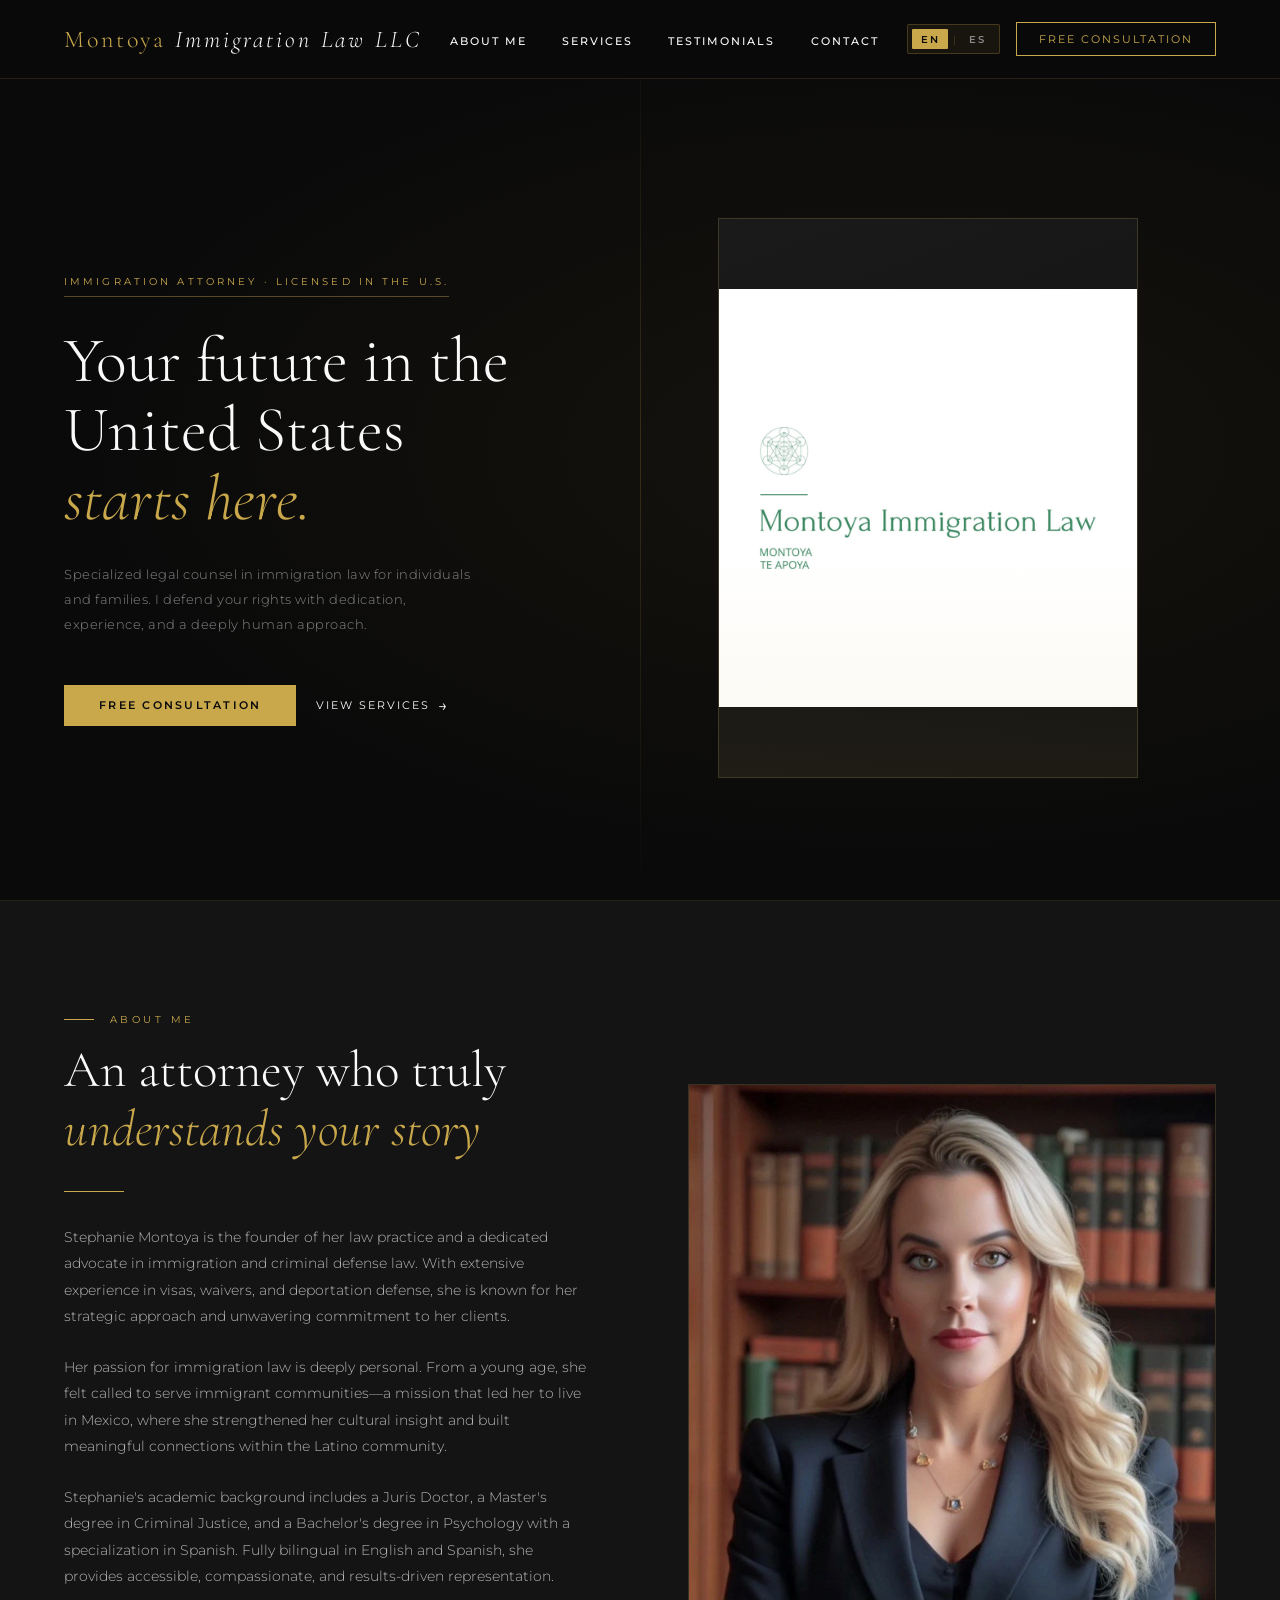
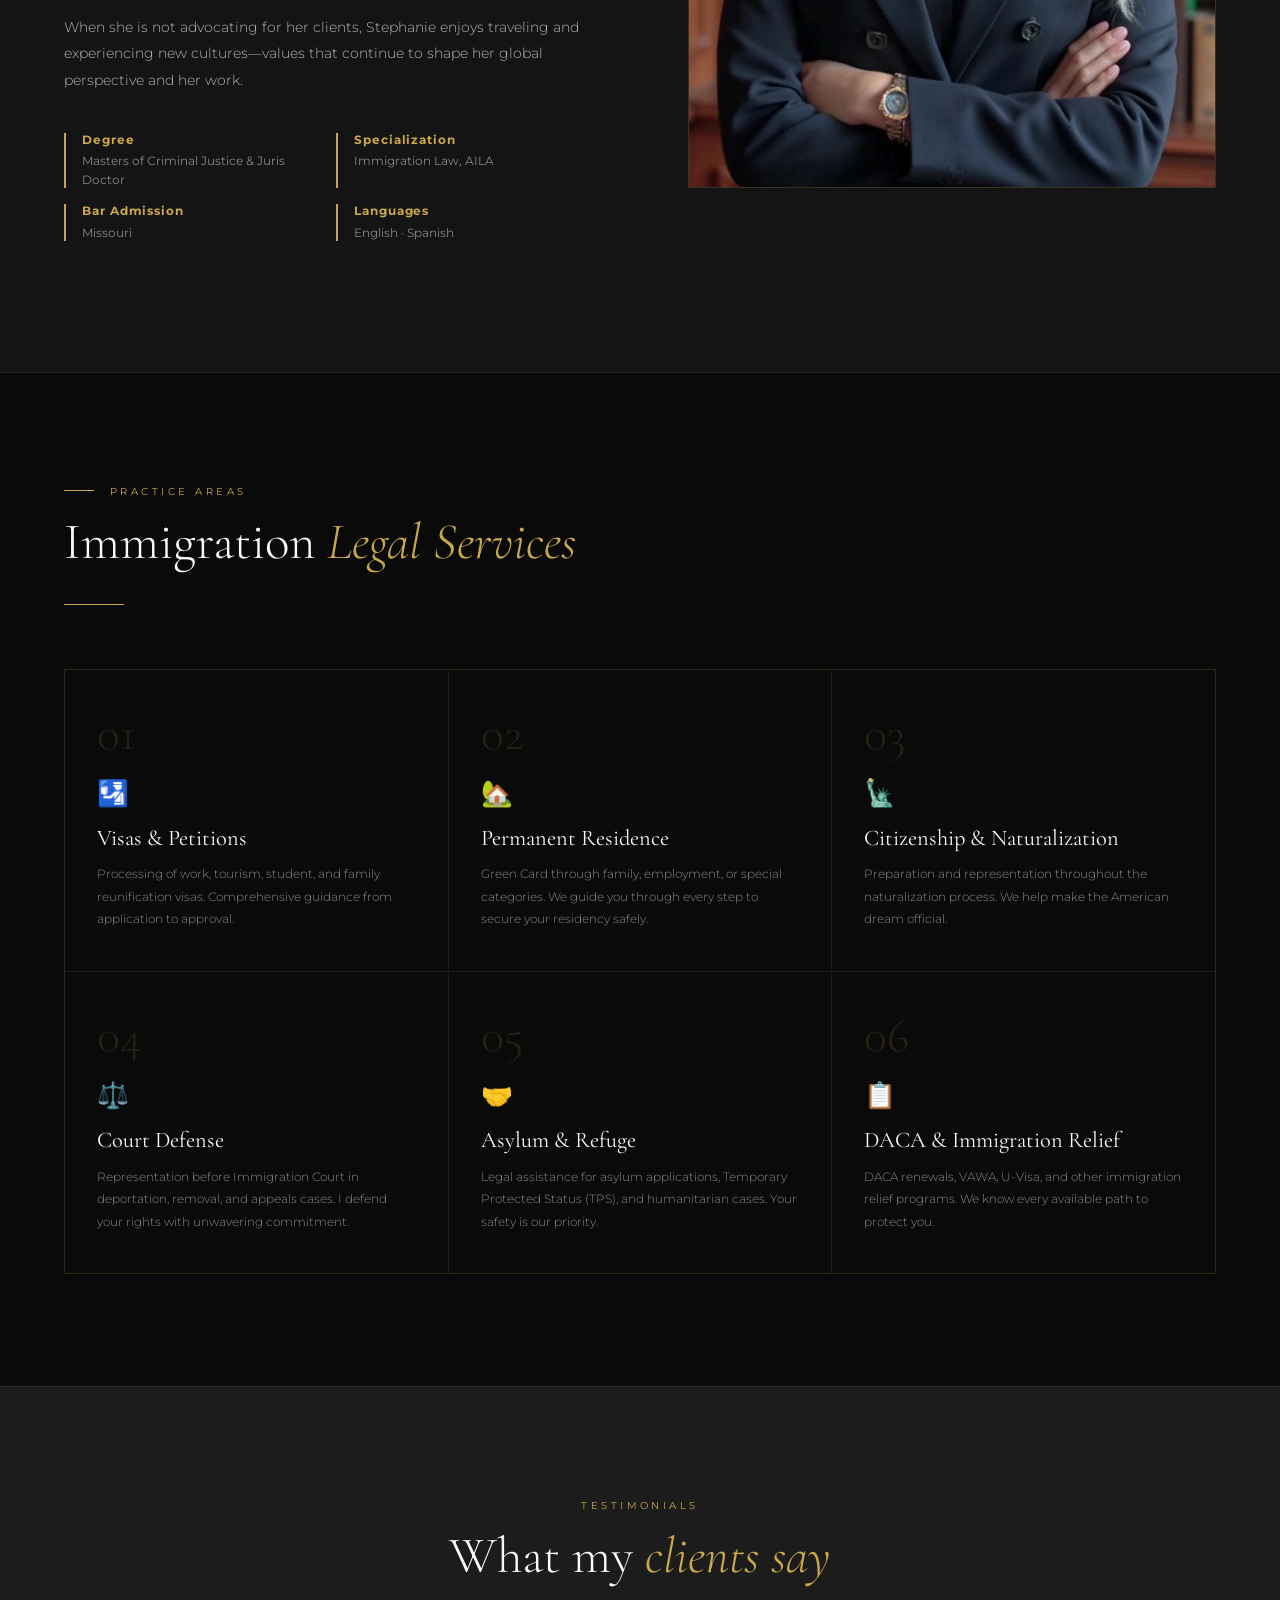
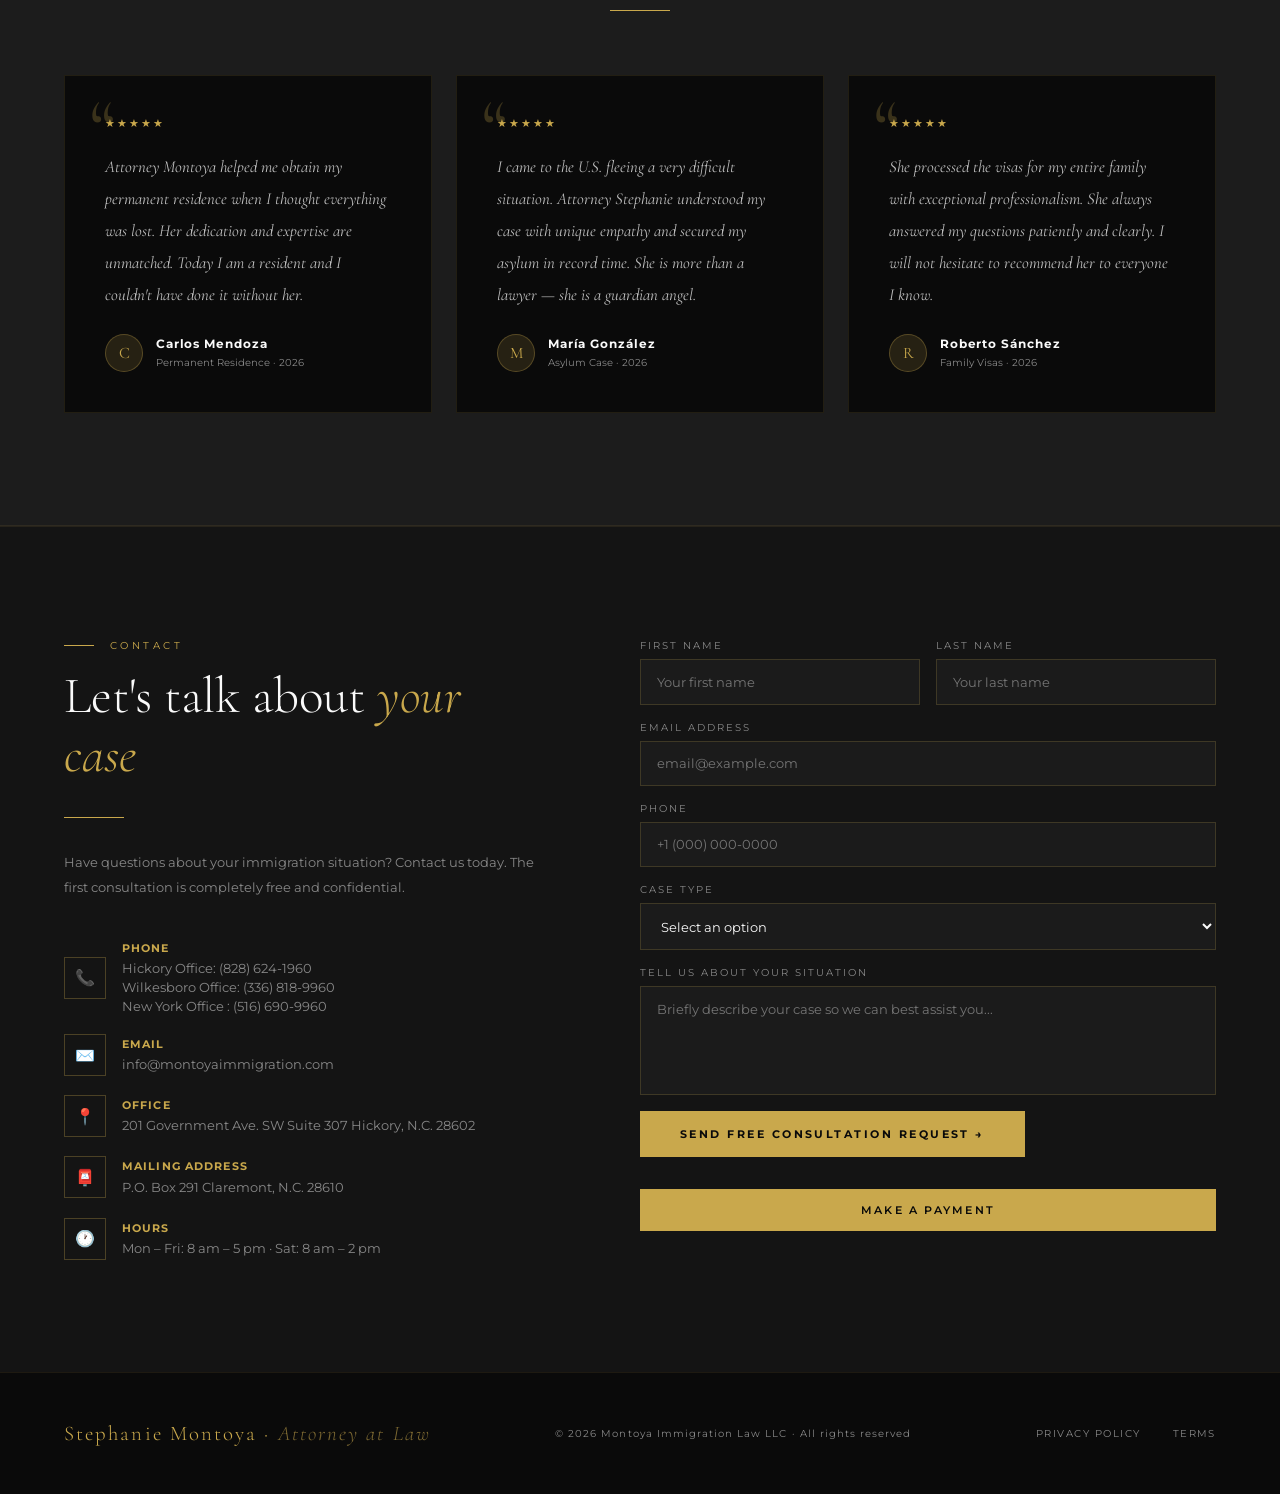
<file: index.html>
<!doctype html>
<html lang="en">
  <head>
    <meta charset="UTF-8" />
    <meta name="viewport" content="width=device-width, initial-scale=1.0"/>
    <title>Stephanie Montoya | Immigration Attorney</title>
    <link
      href="https://fonts.googleapis.com/css2?family=Cormorant+Garamond:ital,wght@0,300;0,400;0,600;1,300;1,400&family=Montserrat:wght@300;400;500;600&display=swap"
      rel="stylesheet"
    />
    <link rel="stylesheet" href="css/styles.css" />
  </head>
  <body>
    <!-- ── NAV ── -->
    <nav>
      <a href="index.html" class="nav-logo">Montoya <span>Immigration Law LLC</span></a>
      <ul class="nav-links">
        <li>
          <a href="#sobre-mi" data-en="About Me" data-es="Sobre mí">About Me</a>
        </li>
        <li>
          <a href="#servicios" data-en="Services" data-es="Servicios">Services</a>
        </li>
        <li>
          <a href="#testimonios" data-en="Testimonials" data-es="Testimonios">Testimonials</a>
        </li>
        <li>
          <a href="#contacto" data-en="Contact" data-es="Contacto">Contact</a>
        </li>
      </ul>
      <div class="nav-right">
        <div class="lang-toggle">
          <button class="lang-btn active" id="btn-en" onclick="setLang('en')">
            EN
          </button>
          <span class="lang-sep">|</span>
          <button class="lang-btn" id="btn-es" onclick="setLang('es')">
            ES
          </button>
        </div>
        <a
          href="#contacto"
          class="nav-cta"
          data-en="Free Consultation"
          data-es="Consulta gratis">Free Consultation</a>
      </div>
    </nav>

    <!-- ── HERO ── -->
    <section id="hero">
      <div class="hero-bg"></div>
      <div class="hero-line"></div>
      <div class="hero-content fade-in">
        <span
          class="hero-label"
          data-en="Immigration Attorney · Licensed in the U.S."
          data-es="Abogada de Inmigración · Licenciada en EE.UU.">
          Immigration Attorney · Licensed in the U.S.
        </span>
        <h1 class="hero-title">
          <span
            data-en="Your future in the<br>United States"
            data-es="Tu futuro en<br>Estados Unidos"
            >Your future in the<br />United States</span>
            <br />
          <em data-en="starts here." data-es="comienza aquí.">starts here.</em>
        </h1>
        <p
          class="hero-subtitle"
          data-en="Specialized legal counsel in immigration law for individuals and families. I defend your rights with dedication, experience, and a deeply human approach."
          data-es="Asesoría legal especializada en inmigración para individuos y familias. Defiendo tus derechos con dedicación, experiencia y un trato profundamente humano.">
          Specialized legal counsel in immigration law for individuals and
          families. I defend your rights with dedication, experience, and a
          deeply human approach.
        </p>
        <div class="hero-actions">
          <a href="#contacto" class="btn-primary" data-en="Free Consultation" data-es="Consulta gratuita">Free Consultation</a>
          <a href="#servicios" class="btn-secondary" data-en="View Services" data-es="Ver servicios">View Services</a>
        </div>
      </div>

      <div class="hero-visual fade-in">
        <div class="hero-portrait">
          <div class="hero-portrait-placeholder">
            <img src="img/Logo MILLLC.jpeg" alt="Montoya Immigration Law LLC" style="width: 100%; height: 100%; object-fit: contain;"/>
          </div>
        </div>
      </div>
    </section>

    <!-- ── ABOUT PREVIEW ── -->
    <section id="sobre-mi">
      <div class="sobre-text fade-in">
        <span class="section-label" data-en="About Me" data-es="Sobre mí"
          >About Me</span
        >
        <h2 class="section-title">
          <span data-en="An attorney who truly " data-es="Una abogada que "
            >An attorney who truly
          </span>
          <em data-en="understands your story" data-es="entiende tu historia"
            >understands your story</em
          >
        </h2>
        <div class="gold-divider"></div>
        <p
          data-en="Stephanie Montoya is the founder of her law practice and a dedicated advocate in immigration and criminal defense law. With extensive experience in visas, waivers, and deportation defense, she is known for her strategic approach and unwavering commitment to her clients."
          data-es="Stephanie Montoya es la fundadora de su propio despacho legal y una abogada comprometida en las áreas de inmigración y defensa penal. Cuenta con amplia experiencia en visas, perdones y defensa contra la deportación, y se distingue por su enfoque estratégico y su firme compromiso con cada uno de sus clientes.">
          Stephanie Montoya is the founder of her law practice and a dedicated
          advocate in immigration and criminal defense law. With extensive
          experience in visas, waivers, and deportation defense, she is known
          for her strategic approach and unwavering commitment to her clients.
        </p>
        <p
          data-en="Her passion for immigration law is deeply personal. From a young age, she felt called to serve immigrant communities—a mission that led her to live in Mexico, where she strengthened her cultural insight and built meaningful connections within the Latino community."
          data-es="Su pasión por el derecho migratorio es profundamente personal. Desde muy joven sintió el llamado de servir a la comunidad inmigrante, lo que la llevó a vivir en México, donde fortaleció su comprensión cultural y creó vínculos significativos con la comunidad latina.">
          Her passion for immigration law is deeply personal. From a young age,
          she felt called to serve immigrant communities—a mission that led her
          to live in Mexico, where she strengthened her cultural insight and
          built meaningful connections within the Latino community.
        </p>
        <p
          data-en="Stephanie's academic background includes a Juris Doctor, a Master's degree in Criminal Justice, and a Bachelor's degree in Psychology with a specialization in Spanish. Fully bilingual in English and Spanish, she provides accessible, compassionate, and results-driven representation."
          data-es="En cuanto a su formación académica, Stephanie cuenta con un Doctorado en Jurisprudencia (Juris Doctor), una Maestría en Justicia Penal y una Licenciatura en Psicología con especialización en Español. Es completamente bilingüe en inglés y español, lo que le permite ofrecer una representación accesible, humana y enfocada en resultados.">
          Stephanie's academic background includes a Juris Doctor, a Master's
          degree in Criminal Justice, and a Bachelor's degree in Psychology with
          a specialization in Spanish. Fully bilingual in English and Spanish,
          she provides accessible, compassionate, and results-driven
          representation.
        </p>
        <p
          data-en="When she is not advocating for her clients, Stephanie enjoys traveling and experiencing new cultures—values that continue to shape her global perspective and her work."
          data-es="Fuera de su práctica legal, Stephanie disfruta viajar y conocer nuevas culturas, experiencias que continúan enriqueciendo su perspectiva y su labor profesional.">
          When she is not advocating for her clients, Stephanie enjoys traveling
          and experiencing new cultures—values that continue to shape her global
          perspective and her work.
        </p>
        <div class="sobre-credentials">
          <div class="credential">
            <strong data-en="Degree" data-es="Licenciatura">Degree</strong>
            <span>Masters of Criminal Justice & Juris Doctor</span>
          </div>
          <div class="credential">
            <strong data-en="Specialization" data-es="Especialización">Specialization</strong>
            <span
              data-en="Immigration Law, AILA"
              data-es="Derecho Migratorio, AILA">Immigration Law, AILA</span>
          </div>
          <div class="credential">
            <strong data-en="Bar Admission" data-es="Barra de Abogados"
              >Bar Admission</strong>
            <span>Missouri</span>
          </div>
          <div class="credential">
            <strong data-en="Languages" data-es="Idiomas">Languages</strong>
            <span data-en="English · Spanish" data-es="Inglés · Español"
              >English · Spanish</span>
          </div>
        </div>
        <br />
      </div>
      <div class="sobre-image-col">
        <div class="sobre-accent"></div>
        <div class="sobre-img-wrap">
          <img
            src="img/MontoyaPhoto.jpeg"
            alt="Stephanie Montoya - Immigration Attorney"/>
        </div>
        <div class="sobre-accent2"></div>
      </div>
    </section>

    <!-- ── SERVICES ── -->
    <section id="servicios">
      <div class="servicios-header fade-in">
        <span
          class="section-label"
          data-en="Practice Areas"
          data-es="Áreas de práctica">Practice Areas</span>
        <h2 class="section-title">
          <span data-en="Immigration " data-es="Servicios legales ">Immigration</span>
          <em data-en="Legal Services" data-es="de Inmigración">Legal Services</em>
        </h2>
        <div class="gold-divider"></div>
      </div>
      <div class="servicios-grid fade-in">
        <div class="servicio-card">
          <div class="servicio-num">01</div>
          <span class="servicio-icon">🛂</span>
          <h3 data-en="Visas & Petitions" data-es="Visas y Peticiones">
            Visas & Petitions
          </h3>
          <p
            data-en="Processing of work, tourism, student, and family reunification visas. Comprehensive guidance from application to approval."
            data-es="Tramitación de visas de trabajo, turismo, estudiantiles y reunificación familiar. Asesoría integral desde la solicitud hasta la aprobación.">
            Processing of work, tourism, student, and family reunification
            visas. Comprehensive guidance from application to approval.
          </p>
        </div>
        <div class="servicio-card">
          <div class="servicio-num">02</div>
          <span class="servicio-icon">🏡</span>
          <h3 data-en="Permanent Residence" data-es="Residencia Permanente">
            Permanent Residence
          </h3>
          <p
            data-en="Green Card through family, employment, or special categories. We guide you through every step to secure your residency safely."
            data-es="Green Card por familia, empleo o categorías especiales. Te guiamos en cada etapa del proceso para obtener tu residencia de forma segura."
          >
            Green Card through family, employment, or special categories. We
            guide you through every step to secure your residency safely.
          </p>
        </div>
        <div class="servicio-card">
          <div class="servicio-num">03</div>
          <span class="servicio-icon">🗽</span>
          <h3
            data-en="Citizenship & Naturalization"
            data-es="Ciudadanía y Naturalización"
          >
            Citizenship & Naturalization
          </h3>
          <p
            data-en="Preparation and representation throughout the naturalization process. We help make the American dream official."
            data-es="Preparación y representación para el proceso de naturalización. Hacemos que el sueño americano de tus documentos se haga realidad."
          >
            Preparation and representation throughout the naturalization
            process. We help make the American dream official.
          </p>
        </div>
        <div class="servicio-card">
          <div class="servicio-num">04</div>
          <span class="servicio-icon">⚖️</span>
          <h3 data-en="Court Defense" data-es="Defensa en Corte">
            Court Defense
          </h3>
          <p
            data-en="Representation before Immigration Court in deportation, removal, and appeals cases. I defend your rights with unwavering commitment."
            data-es="Representación ante el Tribunal de Inmigración en casos de deportación, remoción y apelaciones. Defiendo tus derechos con firmeza."
          >
            Representation before Immigration Court in deportation, removal, and
            appeals cases. I defend your rights with unwavering commitment.
          </p>
        </div>
        <div class="servicio-card">
          <div class="servicio-num">05</div>
          <span class="servicio-icon">🤝</span>
          <h3 data-en="Asylum & Refuge" data-es="Asilo y Refugio">
            Asylum & Refuge
          </h3>
          <p
            data-en="Legal assistance for asylum applications, Temporary Protected Status (TPS), and humanitarian cases. Your safety is our priority."
            data-es="Asistencia legal para solicitudes de asilo, protección temporal (TPS) y casos humanitarios. Tu seguridad es nuestra prioridad."
          >
            Legal assistance for asylum applications, TPS, and humanitarian
            cases. Your safety is our priority.
          </p>
        </div>
        <div class="servicio-card">
          <div class="servicio-num">06</div>
          <span class="servicio-icon">📋</span>
          <h3
            data-en="DACA & Immigration Relief"
            data-es="DACA y Alivio Migratorio"
          >
            DACA & Immigration Relief
          </h3>
          <p
            data-en="DACA renewals, VAWA, U-Visa, and other immigration relief programs. We know every available path to protect you."
            data-es="Renovaciones de DACA, VAWA, U-Visa y otros programas de alivio migratorio. Conocemos cada vía disponible para protegerte."
          >
            DACA renewals, VAWA, U-Visa, and other immigration relief programs.
            We know every available path to protect you.
          </p>
        </div>
      </div>
    </section>

    <!-- ── TESTIMONIALS ── -->
    <section id="testimonios">
      <div class="testimonios-header fade-in">
        <span class="section-label" data-en="Testimonials" data-es="Testimonios"
          >Testimonials</span
        >
        <h2 class="section-title">
          <span data-en="What my " data-es="Lo que dicen ">What my </span>
          <em data-en="clients say" data-es="mis clientes">clients say</em>
        </h2>
        <div class="gold-divider" style="margin: 1.5rem auto"></div>
      </div>
      <div class="testimonios-grid fade-in">
        <div class="testimonio">
          <div class="stars">★★★★★</div>
          <p
            data-en="Attorney Montoya helped me obtain my permanent residence when I thought everything was lost. Her dedication and expertise are unmatched. Today I am a resident and I couldn't have done it without her."
            data-es="La Dra. Montoya me ayudó a obtener mi residencia permanente cuando pensé que todo estaba perdido. Su dedicación y conocimiento son incomparables. Hoy soy residente y no lo podría haber logrado sin ella.">
            Attorney Montoya helped me obtain my permanent residence when I
            thought everything was lost. Her dedication and expertise are
            unmatched.
          </p>
          <div class="testimonio-author">
            <div class="author-avatar">C</div>
            <div class="author-info">
              <strong>Carlos Mendoza</strong>
              <span
                data-en="Permanent Residence · 2026"
                data-es="Residencia Permanente · 2026"
                >Permanent Residence · 2026</span>
            </div>
          </div>
        </div>
        <div class="testimonio">
          <div class="stars">★★★★★</div>
          <p
            data-en="I came to the U.S. fleeing a very difficult situation. Attorney Stephanie understood my case with unique empathy and secured my asylum in record time. She is more than a lawyer — she is a guardian angel."
            data-es="Llegué a EE.UU. huyendo de una situación muy difícil. La abogada Stephanie entendió mi caso con una empatía única y logró mi asilo en tiempo récord. Es más que una abogada, es un ángel guardián."\>
            I came to the U.S. fleeing a very difficult situation. Attorney
            Stephanie secured my asylum in record time. She is more than a
            lawyer.
          </p>
          <div class="testimonio-author">
            <div class="author-avatar">M</div>
            <div class="author-info">
              <strong>María González</strong>
              <span data-en="Asylum Case · 2026" data-es="Caso de Asilo · 2026">Asylum Case · 2026</span>
            </div>
          </div>
        </div>
        <div class="testimonio">
          <div class="stars">★★★★★</div>
          <p
            data-en="She processed the visas for my entire family with exceptional professionalism. She always answered my questions patiently and clearly. I will not hesitate to recommend her to everyone I know."
            data-es="Tramitó las visas de toda mi familia con una profesionalidad excepcional. Siempre respondía mis preguntas con paciencia y claridad. No dudaré en recomendarla a todos mis conocidos.">
            She processed the visas for my entire family with exceptional
            professionalism. I will not hesitate to recommend her to everyone I
            know.
          </p>
          <div class="testimonio-author">
            <div class="author-avatar">R</div>
            <div class="author-info">
              <strong>Roberto Sánchez</strong>
              <span
                data-en="Family Visas · 2026"
                data-es="Visas Familiares · 2026">Family Visas · 2026</span>
            </div>
          </div>
        </div>
      </div>
    </section>

    <!-- ── CONTACT ── -->
    <section id="contacto">
      <div class="contacto-inner">
        <div class="contacto-info fade-in">
          <span class="section-label" data-en="Contact" data-es="Contacto">Contact</span>
          <h2 class="section-title">
            <span data-en="Let's talk about " data-es="Hablemos de ">Let's talk about</span>
            <em data-en="your case" data-es="tu caso">your case</em>
          </h2>
          <div class="gold-divider"></div>
          <p
            data-en="Have questions about your immigration situation? Contact us today. The first consultation is completely free and confidential."
            data-es="¿Tienes dudas sobre tu situación migratoria? Contáctanos hoy. La primera consulta es completamente gratuita y confidencial.">
            Have questions about your immigration situation? Contact us today.
            The first consultation is completely free and confidential.
          </p>
          <div class="contact-methods">
            <div class="contact-item">
              <div class="contact-icon">📞</div>
              <div class="contact-item-text">
                <strong data-en="Phone" data-es="Teléfono">Phone</strong>
                <span>Hickory Office: (828) 624-1960 <br> 
                      Wilkesboro Office: (336) 818-9960 <br>
                      New York Office : (516) 690-9960</span>
              </div>
            </div>
            <div class="contact-item">
              <div class="contact-icon">✉️</div>
              <div class="contact-item-text">
                <strong data-en="Email" data-es="Correo">Email</strong>
                <span>info@montoyaimmigration.com</span>
              </div>
            </div>
            <div class="contact-item">
              <div class="contact-icon">📍</div>
              <div class="contact-item-text">
                <strong data-en="Office" data-es="Oficina">Office</strong>
                <span>201 Government Ave. SW Suite 307 Hickory, N.C. 28602</span>
              </div>
            </div>
            <div class="contact-item">
              <div class="contact-icon">📮</div>
              <div class="contact-item-text">
                <strong data-en="Mailing Address" data-es="Dirección Postal">Mailing Address</strong>
                <span> P.O. Box 291 Claremont, N.C. 28610</span>
              </div>
            </div>
            <div class="contact-item">
              <div class="contact-icon">🕐</div>
              <div class="contact-item-text">
                <strong data-en="Hours" data-es="Horario">Hours</strong>
                <span
                  data-en="Mon – Fri: 8 am – 5 pm · Sat: 8 am – 2 pm"
                  data-es="Lun – Vie: 8 am – 5 pm · Sáb: 8 am – 2 pm">Mon – Fri: 8 am – 5 pm · Sat: 8 am – 2pm</span>
              </div>
            </div>
          </div>
        </div>
        <div class="fade-in">
          <form action="https://formspree.io/f/mbdpeddk" method="POST">
            <div class="form-grid">
              <div class="form-row">
                <div class="form-group">
                  <label data-en="First Name" data-es="Nombre">First Name</label>
                  <input
                    type="text"
                    name="first_name"
                    id="inp-fname"
                    placeholder="Your first name"/>
                </div>
                <div class="form-group">
                  <label data-en="Last Name" data-es="Apellido">Last Name</label>
                  <input
                    type="text"
                    name="last_name"
                    id="inp-lname"
                    placeholder="Your last name"/>
                </div>
              </div>
              <div class="form-group">
                <label data-en="Email Address" data-es="Correo electrónico">Email Address</label>
                <input
                  type="email"
                  name="email"
                  id="inp-email"
                  placeholder="email@example.com"/>
              </div>
              <div class="form-group">
                <label data-en="Phone" data-es="Teléfono">Phone</label>
                <input
                  type="tel"
                  name="phone"
                  placeholder="+1 (000) 000-0000"/>
              </div>
              <div class="form-group">
                <label data-en="Case Type" data-es="Tipo de caso"
                  >Case Type</label>
                <select name="case_type " id="sel-case">
                  <option
                    value=""
                    disabled
                    selected
                    data-en="Select an option"
                    data-es="Selecciona una opción"
                  >
                    Select an option
                  </option>
                  <option
                    data-en="Visas & Petitions"
                    data-es="Visas y Peticiones"
                  >
                    Visas & Petitions
                  </option>
                  <option
                    data-en="Permanent Residence (Green Card)"
                    data-es="Residencia Permanente (Green Card)"
                  >
                    Permanent Residence (Green Card)
                  </option>
                  <option
                    data-en="Citizenship / Naturalization"
                    data-es="Ciudadanía / Naturalización"
                  >
                    Citizenship / Naturalization
                  </option>
                  <option
                    data-en="Court Defense / Deportation"
                    data-es="Defensa en Corte / Deportación"
                  >
                    Court Defense / Deportation
                  </option>
                  <option data-en="Asylum or Refuge" data-es="Asilo o Refugio">
                    Asylum or Refuge
                  </option>
                  <option
                    data-en="DACA / Immigration Relief"
                    data-es="DACA / Alivio Migratorio"
                  >
                    DACA / Immigration Relief
                  </option>
                  <option data-en="Other" data-es="Otro">Other</option>
                </select>
              </div>
              <div class="form-group">
                <label
                  data-en="Tell us about your situation"
                  data-es="Cuéntanos tu situación"
                  >Tell us about your situation</label
                >
                <textarea
                  name="message"
                  rows="5"
                  id="inp-msg"
                  placeholder="Briefly describe your case so we can best assist you..."
                ></textarea>
              </div>
              <button
                type="submit"
                class="form-submit"
                data-en="Send Free Consultation Request →"
                data-es="Enviar consulta gratuita →">
                Send Free Consultation Request →
              </button>
              <a href="https://secure.lawpay.com/pages/montoyaimmigrationlaw/trust"
                  target="_blank"
                  class="btn-primary"
                  style="display: block; text-align: center; margin-top: 1rem;"
                  data-en="Make a Payment"
                  data-es="Realizar un pago">Make a Payment</a>
            </div>
          </form>
        </div>
      </div>
    </section>

    <!-- ── FOOTER ── -->
    <footer>
      <div class="footer-logo">
        Stephanie Montoya ·
        <em
          style="
            font-style: italic;
            font-family: &quot;Cormorant Garamond&quot;, serif;
            color: rgba(201, 168, 76, 0.6);"
          data-en="Attorney at Law"
          data-es="Abogada">Attorney at Law</em>
      </div>
      <p
        class="footer-copy"
        data-en="© 2026 Montoya Immigration Law LLC · All rights reserved"
        data-es="© 2026 Montoya Immigration Law LLC · Todos los derechos reservados">
        © 2025 Montoya Immigration Law LLC · All rights reserved
      </p>
      <div class="footer-links">
        <a href="privacy-policy.html" data-en="Privacy Policy" data-es="Política de privacidad">Privacy Policy</a>
        <a href="terms.html" data-en="Terms" data-es="Términos">Terms</a>
      </div>
    </footer>

    <script src="js/main.js"></script>
  </body>
</html>
</file>
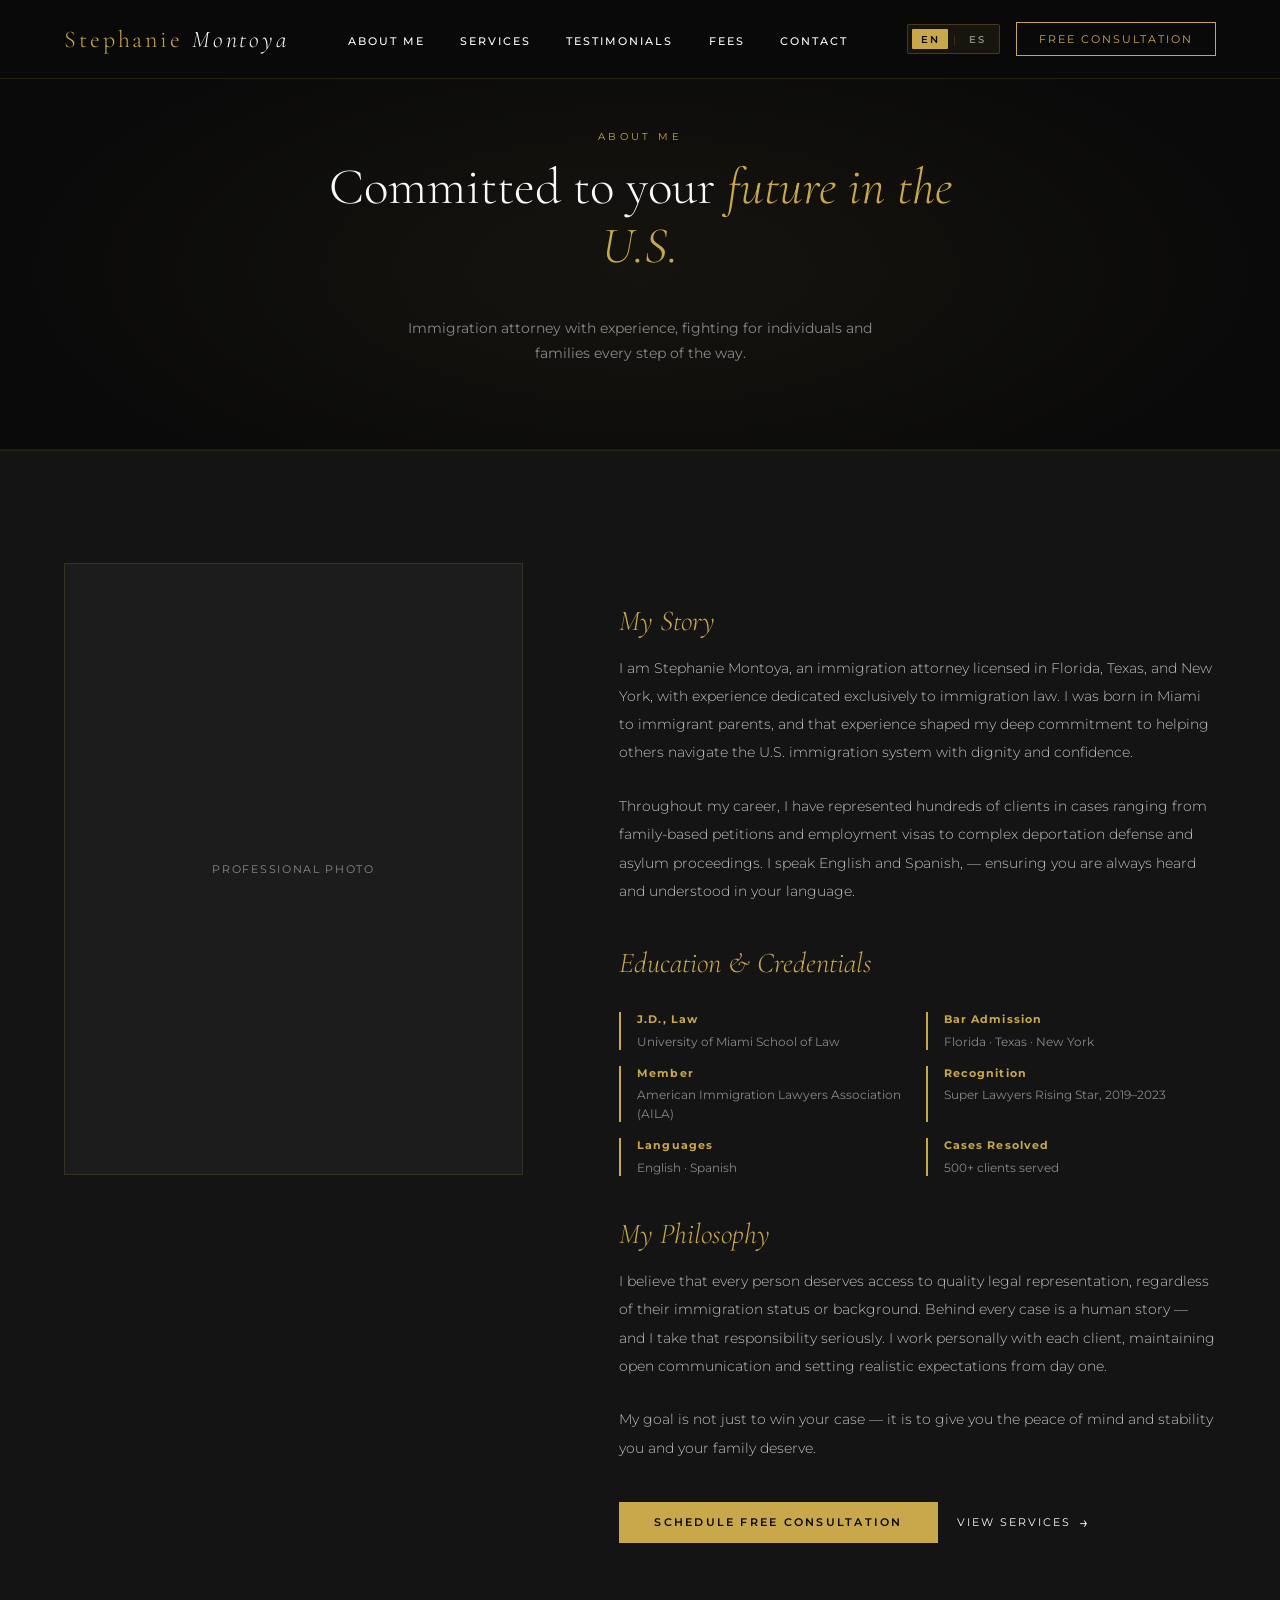
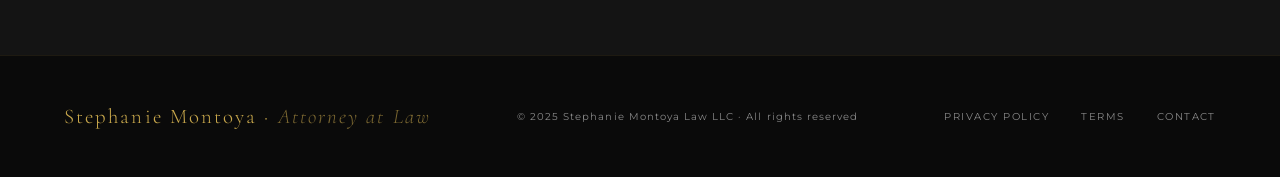
<file: about.html>
<!DOCTYPE html>
<html lang="en">
<head>
  <meta charset="UTF-8">
  <meta name="viewport" content="width=device-width, initial-scale=1.0">
  <title>About — Stephanie Montoya | Immigration Attorney</title>
  <link href="https://fonts.googleapis.com/css2?family=Cormorant+Garamond:ital,wght@0,300;0,400;0,600;1,300;1,400&family=Montserrat:wght@300;400;500;600&display=swap" rel="stylesheet">
  <link rel="stylesheet" href="css/styles.css">
</head>
<body>

<!-- ── NAV ── -->
<nav>
  <a href="index.html" class="nav-logo">Stephanie <span>Montoya</span></a>
  <ul class="nav-links">
    <li><a href="about.html"        data-en="About Me"     data-es="Sobre mí">About Me</a></li>
    <li><a href="index.html#servicios"   data-en="Services"     data-es="Servicios">Services</a></li>
    <li><a href="index.html#testimonios" data-en="Testimonials" data-es="Testimonios">Testimonials</a></li>
    <li><a href="index.html#pagos"       data-en="Fees"         data-es="Honorarios">Fees</a></li>
    <li><a href="index.html#contacto"    data-en="Contact"      data-es="Contacto">Contact</a></li>
  </ul>
  <div class="nav-right">
    <div class="lang-toggle">
      <button class="lang-btn active" id="btn-en" onclick="setLang('en')">EN</button>
      <span class="lang-sep">|</span>
      <button class="lang-btn" id="btn-es" onclick="setLang('es')">ES</button>
    </div>
    <a href="index.html#contacto" class="nav-cta" data-en="Free Consultation" data-es="Consulta gratis">Free Consultation</a>
  </div>
</nav>

<!-- ── ABOUT HERO ── -->
<section class="about-hero fade-in">
  <span class="section-label" data-en="About Me" data-es="Sobre mí">About Me</span>
  <h1 class="section-title" style="text-align:center; max-width:700px;">
    <span data-en="Committed to your " data-es="Comprometida con tu ">Committed to your </span>
    <em data-en="future in the U.S." data-es="futuro en EE.UU.">future in the U.S.</em>
  </h1>
  <p style="font-size:0.85rem; color:var(--text-muted); max-width:520px; line-height:1.9; text-align:center; margin-top:1rem;"
     data-en="Immigration attorney with experience, fighting for individuals and families every step of the way."
     data-es="Abogada de inmigración con experiencia, luchando por individuos y familias en cada paso del camino.">
    Immigration attorney with experience, fighting for individuals and families every step of the way.
  </p>
</section>

<!-- ── ABOUT CONTENT ── -->
<section style="background: var(--black-soft); border-top: 1px solid rgba(201,168,76,0.1);">
  <div class="about-content">

    <!-- Sticky photo -->
    <div>
      <div class="about-img-wrap" data-en="Professional Photo" data-es="Foto profesional">Professional Photo</div>
    </div>

    <!-- Bio body -->
    <div class="about-body fade-in">
      <h3><em data-en="My Story" data-es="Mi historia">My Story</em></h3>
      <p data-en="I am Stephanie Montoya, an immigration attorney licensed in Florida, Texas, and New York, with experience dedicated exclusively to immigration law. I was born in Miami to immigrant parents, and that experience shaped my deep commitment to helping others navigate the U.S. immigration system with dignity and confidence."
         data-es="Soy Stephanie Montoya, abogada de inmigración licenciada en Florida, Texas y Nueva York, con experiencia dedicada exclusivamente al derecho migratorio. Nací en Miami de padres inmigrantes, y esa experiencia moldeó mi profundo compromiso de ayudar a otros a navegar el sistema de inmigración de EE.UU. con dignidad y confianza.">
        I am Stephanie Montoya, an immigration attorney licensed in Florida, Texas, and New York, with experience dedicated exclusively to immigration law. I was born in Miami to immigrant parents, and that experience shaped my deep commitment to helping others navigate the U.S. immigration system with dignity and confidence.
      </p>
      <p data-en="Throughout my career, I have represented hundreds of clients in cases ranging from family-based petitions and employment visas to complex deportation defense and asylum proceedings. I speak English and Spanish, — ensuring you are always heard and understood in your language."
         data-es="A lo largo de mi carrera, he representado a cientos de clientes en casos que van desde peticiones familiares y visas de empleo hasta defensa compleja en casos de deportación y procedimientos de asilo. Hablo inglés y español, garantizando que siempre seas escuchado y comprendido en tu idioma.">
        Throughout my career, I have represented hundreds of clients in cases ranging from family-based petitions and employment visas to complex deportation defense and asylum proceedings. I speak English and Spanish, — ensuring you are always heard and understood in your language.
      </p>

      <h3><em data-en="Education & Credentials" data-es="Educación y credenciales">Education & Credentials</em></h3>
      <div class="credentials-list">
        <div class="cred-item">
          <strong data-en="J.D., Law" data-es="Licenciatura en Derecho">J.D., Law</strong>
          <span>University of Miami School of Law</span>
        </div>
        <div class="cred-item">
          <strong data-en="Bar Admission" data-es="Colegio de Abogados">Bar Admission</strong>
          <span>Florida · Texas · New York</span>
        </div>
        <div class="cred-item">
          <strong data-en="Member" data-es="Miembro">Member</strong>
          <span>American Immigration Lawyers Association (AILA)</span>
        </div>
        <div class="cred-item">
          <strong data-en="Recognition" data-es="Reconocimiento">Recognition</strong>
          <span data-en="Super Lawyers Rising Star, 2019–2023" data-es="Super Lawyers Rising Star, 2019–2023">Super Lawyers Rising Star, 2019–2023</span>
        </div>
        <div class="cred-item">
          <strong data-en="Languages" data-es="Idiomas">Languages</strong>
          <span data-en="English · Spanish" data-es="Inglés · Español">English · Spanish</span>
        </div>
        <div class="cred-item">
          <strong data-en="Cases Resolved" data-es="Casos resueltos">Cases Resolved</strong>
          <span data-en="500+ clients served" data-es="Más de 500 clientes atendidos">500+ clients served</span>
        </div>
      </div>

      <h3><em data-en="My Philosophy" data-es="Mi filosofía">My Philosophy</em></h3>
      <p data-en="I believe that every person deserves access to quality legal representation, regardless of their immigration status or background. Behind every case is a human story — and I take that responsibility seriously. I work personally with each client, maintaining open communication and setting realistic expectations from day one."
         data-es="Creo que toda persona merece acceso a una representación legal de calidad, independientemente de su estatus migratorio o historial. Detrás de cada caso hay una historia humana, y me tomo esa responsabilidad en serio. Trabajo personalmente con cada cliente, manteniendo una comunicación abierta y estableciendo expectativas realistas desde el primer día.">
        I believe that every person deserves access to quality legal representation, regardless of their immigration status or background. Behind every case is a human story — and I take that responsibility seriously. I work personally with each client, maintaining open communication and setting realistic expectations from day one.
      </p>
      <p data-en="My goal is not just to win your case — it is to give you the peace of mind and stability you and your family deserve."
         data-es="Mi objetivo no es solo ganar tu caso, sino darte la tranquilidad y estabilidad que tú y tu familia merecen.">
        My goal is not just to win your case — it is to give you the peace of mind and stability you and your family deserve.
      </p>

      <div style="margin-top: 2.5rem; display:flex; gap:1.2rem; flex-wrap:wrap;">
        <a href="index.html#contacto" class="btn-primary" data-en="Schedule Free Consultation" data-es="Agendar consulta gratis">Schedule Free Consultation</a>
        <a href="index.html#servicios" class="btn-secondary" data-en="View Services" data-es="Ver servicios">View Services</a>
      </div>
    </div>
  </div>
</section>

<!-- ── FOOTER ── -->
<footer>
  <div class="footer-logo">
    Stephanie Montoya · <em style="font-style:italic; font-family:'Cormorant Garamond',serif; color:rgba(201,168,76,0.6)"
                         data-en="Attorney at Law" data-es="Abogada">Attorney at Law</em>
  </div>
  <p class="footer-copy"
     data-en="© 2025 Stephanie Montoya Law LLC · All rights reserved"
     data-es="© 2025 Stephanie Montoya Law LLC · Todos los derechos reservados">
    © 2025 Stephanie Montoya Law LLC · All rights reserved
  </p>
  <div class="footer-links">
    <a href="#"               data-en="Privacy Policy" data-es="Política de privacidad">Privacy Policy</a>
    <a href="#"               data-en="Terms"          data-es="Términos">Terms</a>
    <a href="index.html#contacto" data-en="Contact"   data-es="Contacto">Contact</a>
  </div>
</footer>

<script src="js/main.js"></script>
</body>
</html>
</file>
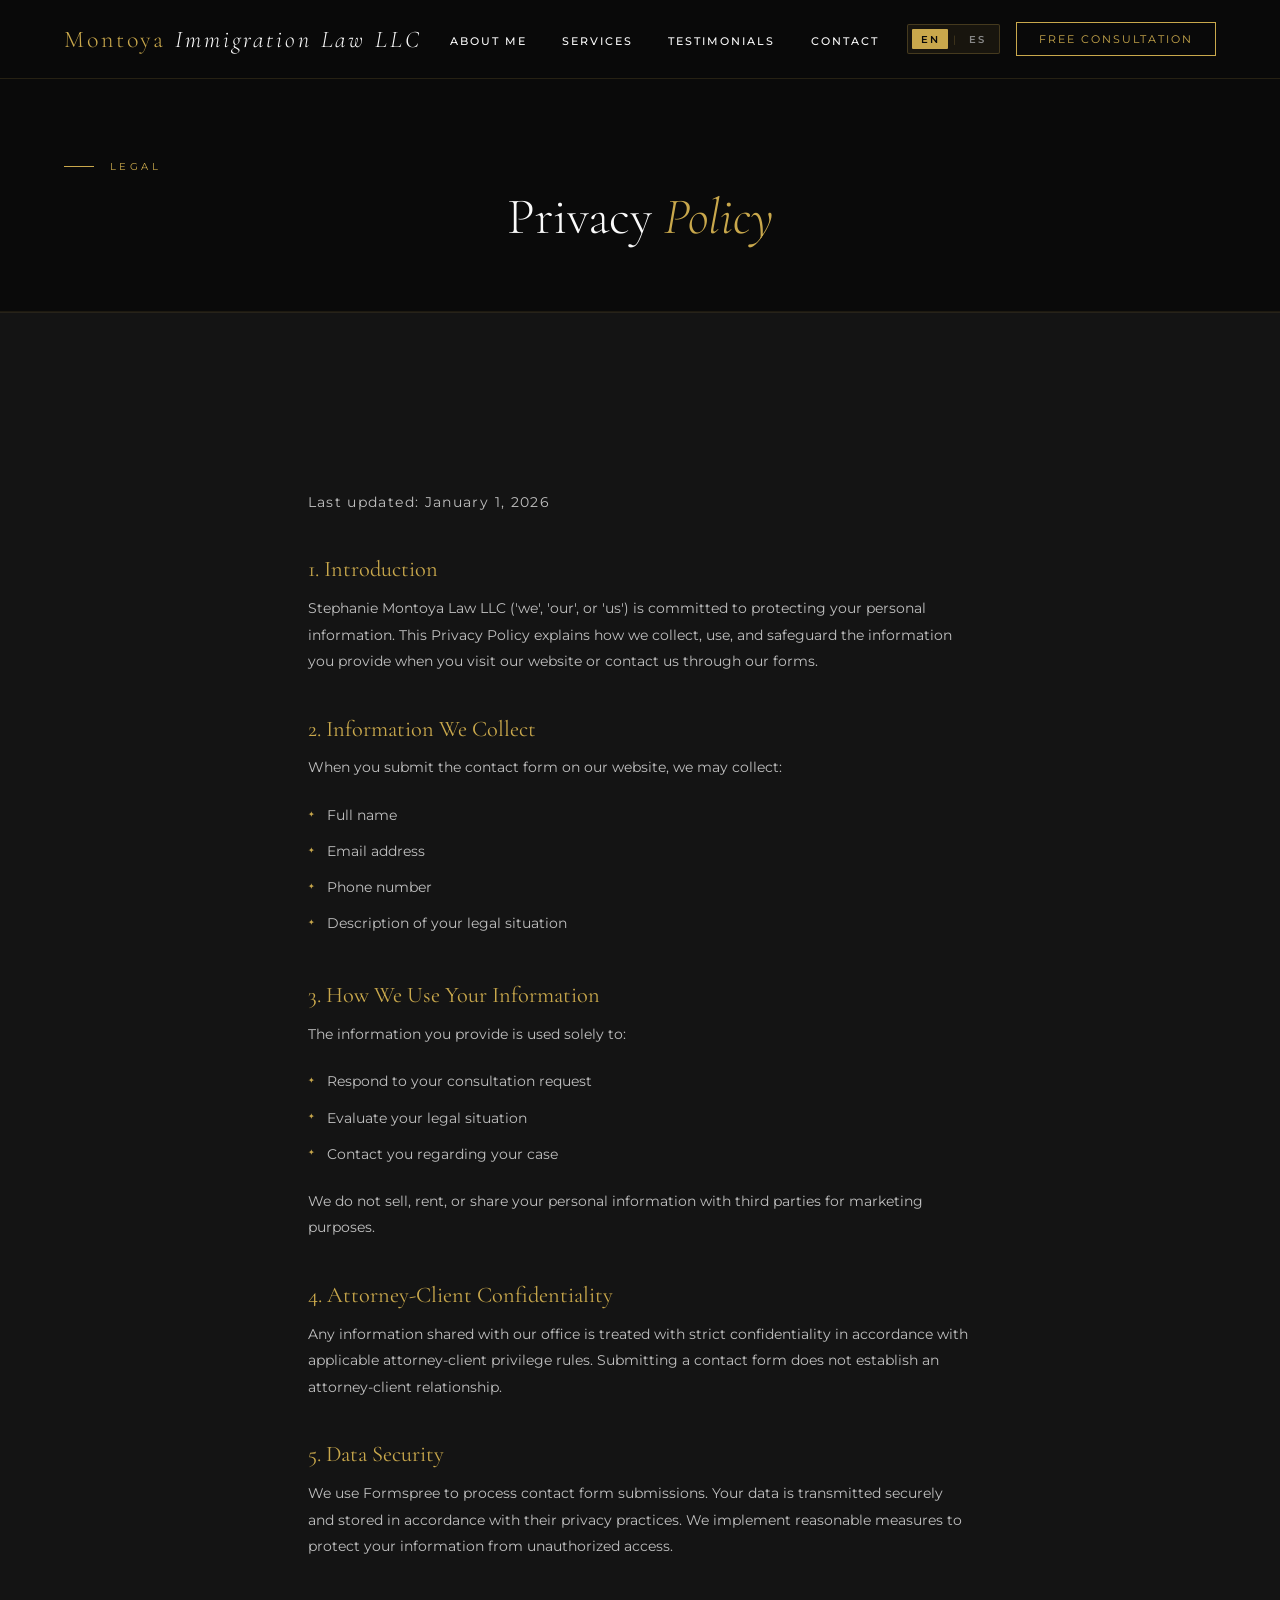
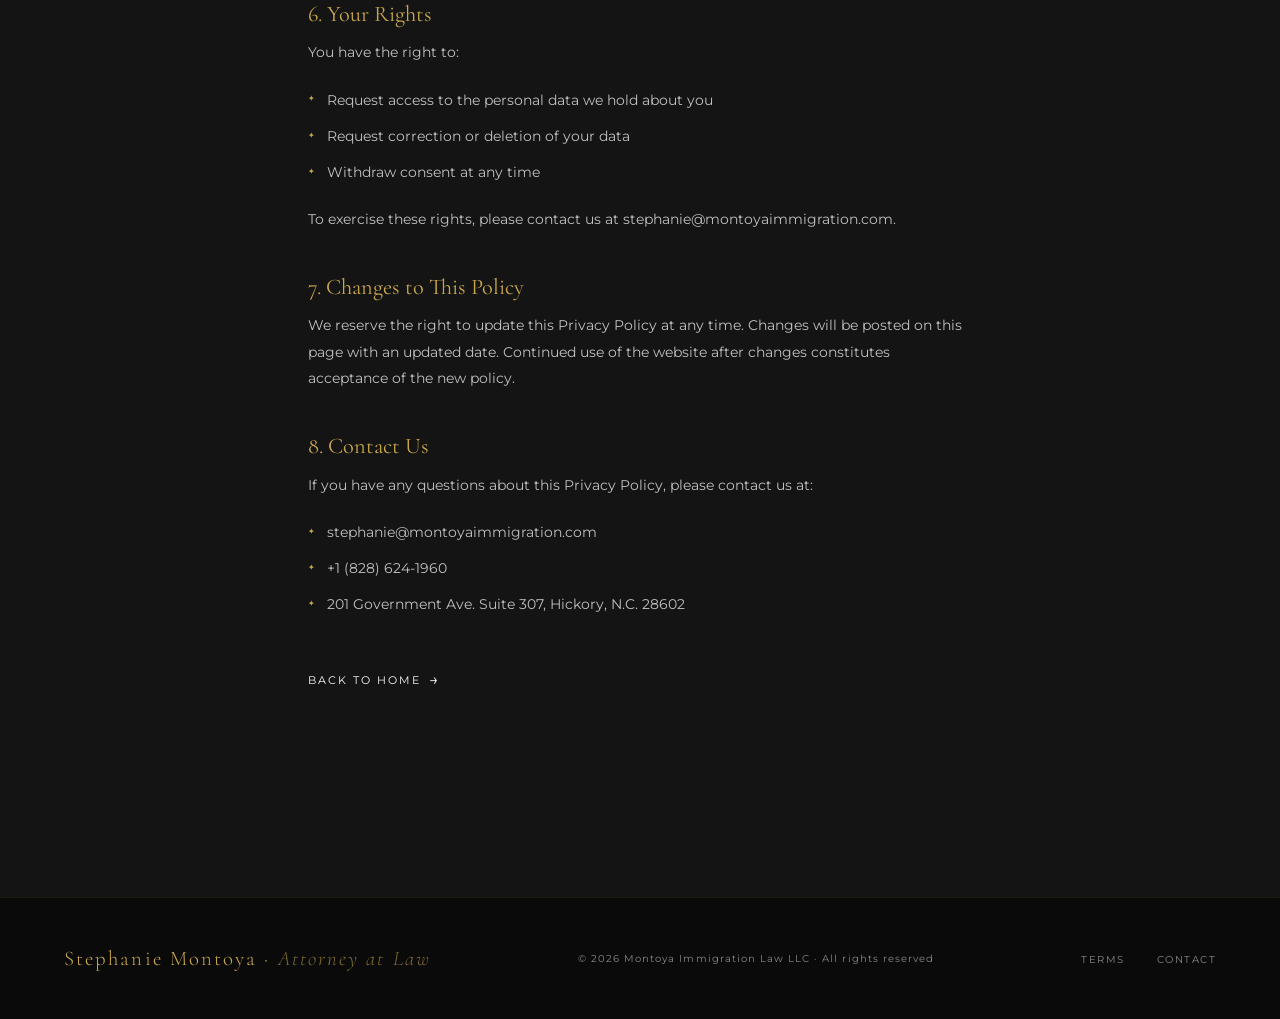
<file: privacy-policy.html>
<!DOCTYPE html>
<html lang="en">
  <head>
    <meta charset="UTF-8" />
    <meta name="viewport" content="width=device-width, initial-scale=1.0" />
    <title>Privacy Policy — Stephanie Montoya | Immigration Attorney</title>
    <link
      href="https://fonts.googleapis.com/css2?family=Cormorant+Garamond:ital,wght@0,300;0,400;0,600;1,300;1,400&family=Montserrat:wght@300;400;500;600&display=swap"
      rel="stylesheet"
    />
    <link rel="stylesheet" href="css/styles.css" />
    
  </head>
  <body>
    <!-- ── NAV ── -->
    <nav>
      <a href="index.html" class="nav-logo">Montoya <span>Immigration Law LLC</span></a>
      <ul class="nav-links">
        <li>
          <a href="index.html#sobre-mi" data-en="About Me" data-es="Sobre mí">About Me</a>
        </li>
        <li>
          <a href="index.html#servicios" data-en="Services" data-es="Servicios">Services</a>
        </li>
        <li>
          <a href="index.html#testimonios" data-en="Testimonials" data-es="Testimonios">Testimonials</a>
        </li>
        <li>
          <a href="index.html#contacto" data-en="Contact" data-es="Contacto">Contact</a>
        </li>
      </ul>
      <div class="nav-right">
        <div class="lang-toggle">
          <button class="lang-btn active" id="btn-en" onclick="setLang('en')">EN</button>
          <span class="lang-sep">|</span>
          <button class="lang-btn" id="btn-es" onclick="setLang('es')">ES</button>
        </div>
        <a href="index.html#contacto" class="nav-cta" data-en="Free Consultation" data-es="Consulta gratis">Free Consultation</a>
      </div>
    </nav>

    <!-- ── HERO ── -->
    <section class="legal-hero fade-in">
      <span class="section-label" data-en="Legal" data-es="Legal">Legal</span>
      <h1 class="section-title" style="text-align: center; max-width: 600px; margin: 1rem auto 0">
        <span data-en="Privacy " data-es="Política de ">Privacy </span>
        <em data-en="Policy" data-es="Privacidad">Policy</em>
      </h1>
    </section>

    <!-- ── CONTENT ── -->
    <section style="background: var(--black-soft); border-top: 1px solid rgba(201,168,76,0.1)">
      <div class="legal-body fade-in">
        <p
          class="legal-updated"
          data-en="Last updated: January 1, 2026"
          data-es="Última actualización: 1 de enero de 2026"
        >
          Last updated: January 1, 2026
        </p>

        <h2 data-en="1. Introduction" data-es="1. Introducción">1. Introduction</h2>
        <p
          data-en="Stephanie Montoya Law LLC ('we', 'our', or 'us') is committed to protecting your personal information. This Privacy Policy explains how we collect, use, and safeguard the information you provide when you visit our website or contact us through our forms."
          data-es="Stephanie Montoya Law LLC ('nosotros' o 'nuestro') se compromete a proteger su información personal. Esta Política de Privacidad explica cómo recopilamos, usamos y protegemos la información que usted proporciona al visitar nuestro sitio web o contactarnos a través de nuestros formularios."
        >
          Stephanie Montoya Law LLC ("we", "our", or "us") is committed to protecting your personal information. This Privacy Policy explains how we collect, use, and safeguard the information you provide when you visit our website or contact us through our forms.
        </p>

        <h2 data-en="2. Information We Collect" data-es="2. Información que recopilamos">2. Information We Collect</h2>
        <p data-en="When you submit the contact form on our website, we may collect:" data-es="Cuando envía el formulario de contacto en nuestro sitio web, podemos recopilar:">
          When you submit the contact form on our website, we may collect:
        </p>
        <ul>
          <li data-en="Full name" data-es="Nombre completo">Full name</li>
          <li data-en="Email address" data-es="Correo electrónico">Email address</li>
          <li data-en="Phone number" data-es="Número de teléfono">Phone number</li>
          <li data-en="Description of your legal situation" data-es="Descripción de su situación legal">Description of your legal situation</li>
        </ul>

        <h2 data-en="3. How We Use Your Information" data-es="3. Cómo usamos su información">3. How We Use Your Information</h2>
        <p data-en="The information you provide is used solely to:" data-es="La información que usted proporciona se utiliza únicamente para:">
          The information you provide is used solely to:
        </p>
        <ul>
          <li data-en="Respond to your consultation request" data-es="Responder a su solicitud de consulta">Respond to your consultation request</li>
          <li data-en="Evaluate your legal situation" data-es="Evaluar su situación legal">Evaluate your legal situation</li>
          <li data-en="Contact you regarding your case" data-es="Comunicarnos con usted sobre su caso">Contact you regarding your case</li>
        </ul>
        <p
          data-en="We do not sell, rent, or share your personal information with third parties for marketing purposes."
          data-es="No vendemos, alquilamos ni compartimos su información personal con terceros con fines de marketing."
        >
          We do not sell, rent, or share your personal information with third parties for marketing purposes.
        </p>

        <h2 data-en="4. Attorney-Client Confidentiality" data-es="4. Confidencialidad abogado-cliente">4. Attorney-Client Confidentiality</h2>
        <p
          data-en="Any information shared with our office is treated with strict confidentiality in accordance with applicable attorney-client privilege rules. Submitting a contact form does not establish an attorney-client relationship."
          data-es="Toda información compartida con nuestra oficina es tratada con estricta confidencialidad de acuerdo con las normas aplicables de privilegio abogado-cliente. El envío de un formulario de contacto no establece una relación abogado-cliente."
        >
          Any information shared with our office is treated with strict confidentiality in accordance with applicable attorney-client privilege rules. Submitting a contact form does not establish an attorney-client relationship.
        </p>

        <h2 data-en="5. Data Security" data-es="5. Seguridad de los datos">5. Data Security</h2>
        <p
          data-en="We use Formspree to process contact form submissions. Your data is transmitted securely and stored in accordance with their privacy practices. We implement reasonable measures to protect your information from unauthorized access."
          data-es="Utilizamos Formspree para procesar los envíos de formularios de contacto. Sus datos se transmiten de forma segura y se almacenan de acuerdo con sus prácticas de privacidad. Implementamos medidas razonables para proteger su información contra el acceso no autorizado."
        >
          We use Formspree to process contact form submissions. Your data is transmitted securely and stored in accordance with their privacy practices. We implement reasonable measures to protect your information from unauthorized access.
        </p>

        <h2 data-en="6. Your Rights" data-es="6. Sus derechos">6. Sus derechos</h2>
        <p data-en="You have the right to:" data-es="Usted tiene derecho a:">You have the right to:</p>
        <ul>
          <li data-en="Request access to the personal data we hold about you" data-es="Solicitar acceso a los datos personales que tenemos sobre usted">Request access to the personal data we hold about you</li>
          <li data-en="Request correction or deletion of your data" data-es="Solicitar la corrección o eliminación de sus datos">Request correction or deletion of your data</li>
          <li data-en="Withdraw consent at any time" data-es="Retirar su consentimiento en cualquier momento">Withdraw consent at any time</li>
        </ul>
        <p
          data-en="To exercise these rights, please contact us at stephanie@montoyaimmigration.com."
          data-es="Para ejercer estos derechos, contáctenos en stephanie@montoyaimmigration.com."
        >
          To exercise these rights, please contact us at stephanie@montoyaimmigration.com.
        </p>

        <h2 data-en="7. Changes to This Policy" data-es="7. Cambios a esta política">7. Changes to This Policy</h2>
        <p
          data-en="We reserve the right to update this Privacy Policy at any time. Changes will be posted on this page with an updated date. Continued use of the website after changes constitutes acceptance of the new policy."
          data-es="Nos reservamos el derecho de actualizar esta Política de Privacidad en cualquier momento. Los cambios se publicarán en esta página con una fecha actualizada. El uso continuo del sitio web después de los cambios constituye la aceptación de la nueva política."
        >
          We reserve the right to update this Privacy Policy at any time. Changes will be posted on this page with an updated date. Continued use of the website after changes constitutes acceptance of the new policy.
        </p>

        <h2 data-en="8. Contact Us" data-es="8. Contáctenos">8. Contact Us</h2>
        <p
          data-en="If you have any questions about this Privacy Policy, please contact us at:"
          data-es="Si tiene alguna pregunta sobre esta Política de Privacidad, contáctenos en:"
        >
          If you have any questions about this Privacy Policy, please contact us at:
        </p>
        <ul>
          <li>stephanie@montoyaimmigration.com</li>
          <li>+1 (828) 624-1960</li>
          <li data-en="201 Government Ave. Suite 307, Hickory, N.C. 28602" data-es="201 Government Ave. Suite 307, Hickory, N.C. 28602">201 Government Ave. Suite 307, Hickory, N.C. 28602</li>
        </ul>

        <div style="margin-top: 3rem">
          <a href="index.html" class="btn-secondary" data-en="Back to Home" data-es="Volver al inicio">Back to Home</a>
        </div>
      </div>
    </section>

    <!-- ── FOOTER ── -->
    <footer>
      <div class="footer-logo">
        Stephanie Montoya ·
        <em style="font-style: italic; font-family: 'Cormorant Garamond', serif; color: rgba(201, 168, 76, 0.6)" data-en="Attorney at Law" data-es="Abogada">Attorney at Law</em>
      </div>
      <p class="footer-copy" data-en="© 2026 Montoya Immigration Law LLC · All rights reserved" data-es="© 2026 Montoya Immigration Law LLC · Todos los derechos reservados">
        © 2026 Montoya Immigration Law LLC · All rights reserved
      </p>
      <div class="footer-links">
        <a href="terms.html" data-en="Terms" data-es="Términos">Terms</a>
        <a href="index.html#contacto" data-en="Contact" data-es="Contacto">Contact</a>
      </div>
    </footer>

    <script src="js/main.js"></script>
  </body>
</html>
</file>
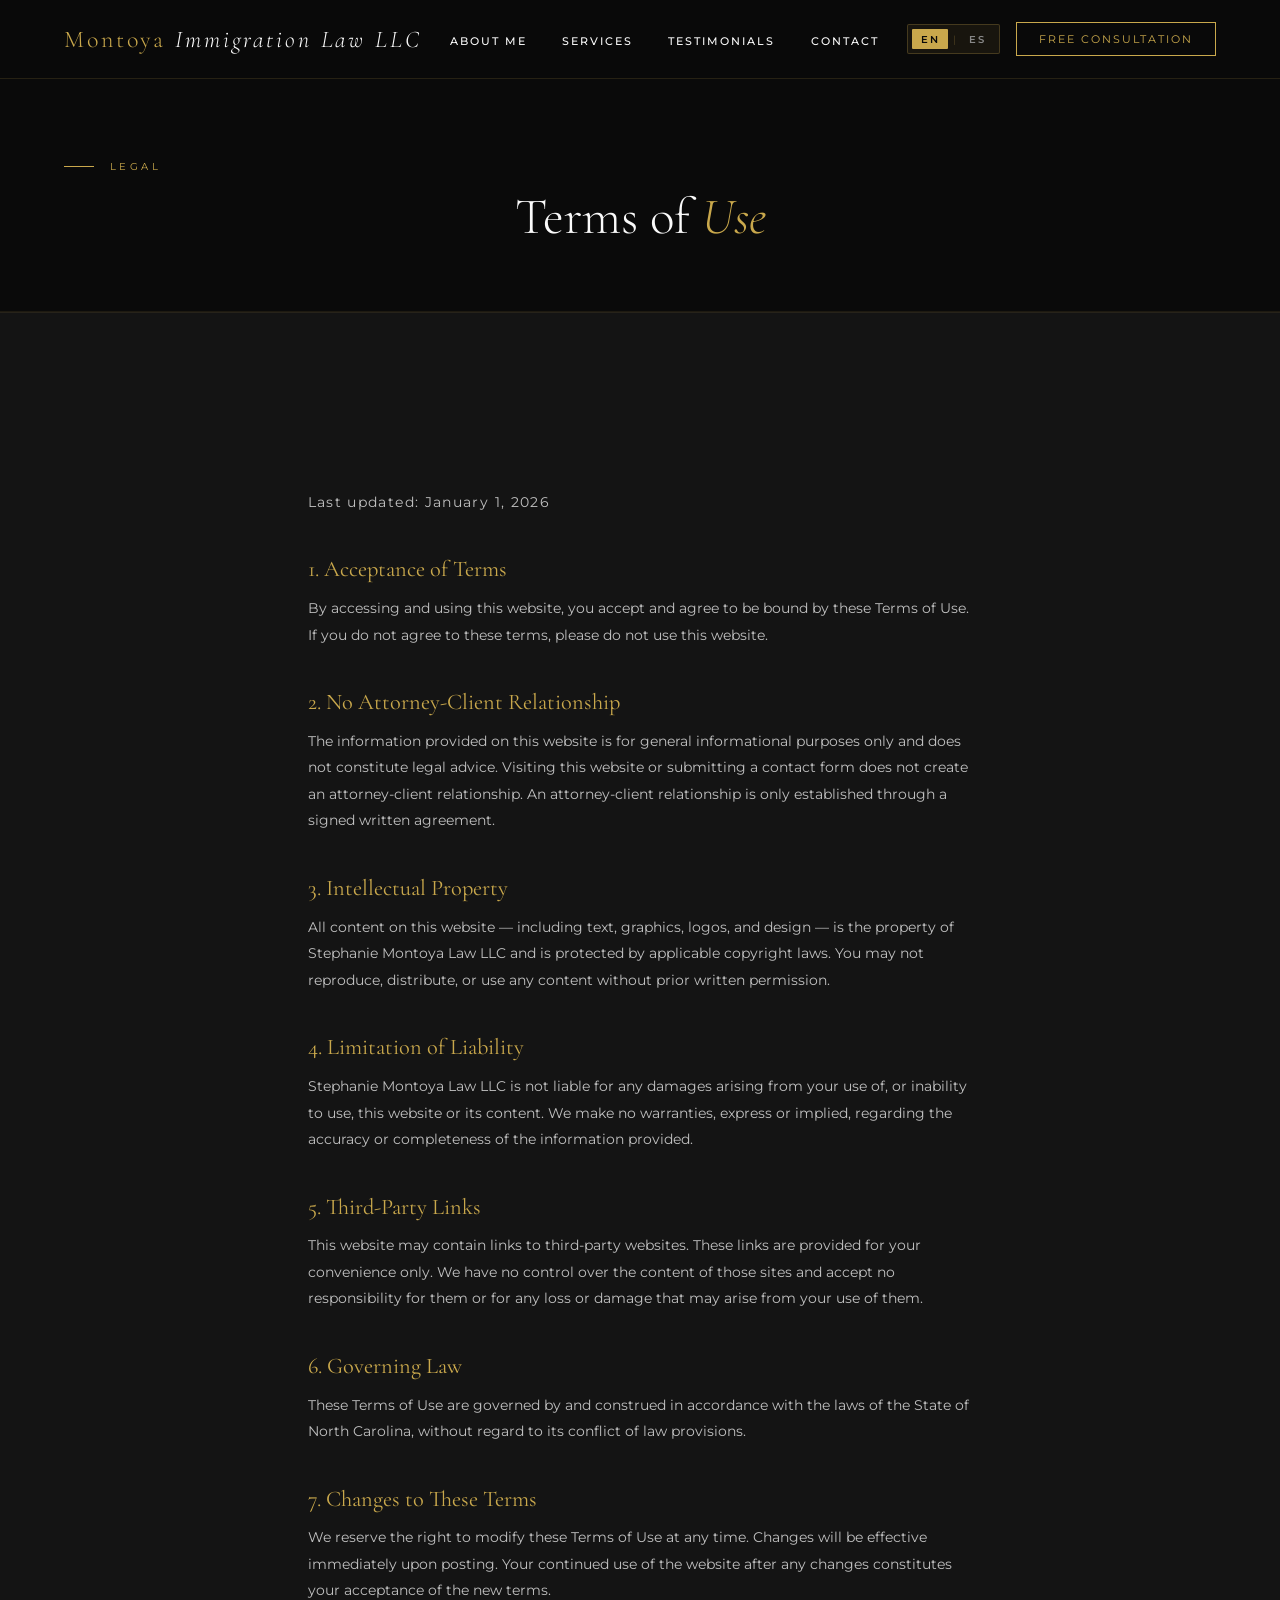
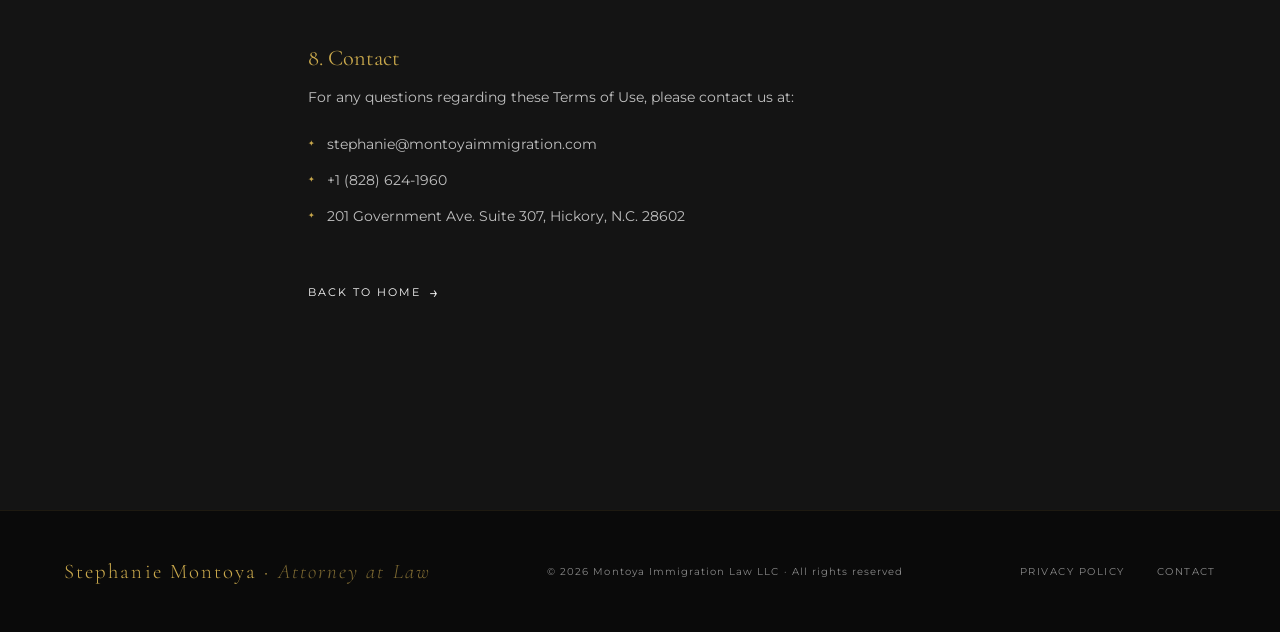
<file: terms.html>
<!DOCTYPE html>
<html lang="en">
  <head>
    <meta charset="UTF-8" />
    <meta name="viewport" content="width=device-width, initial-scale=1.0" />
    <title>Terms of Use — Stephanie Montoya | Immigration Attorney</title>
    <link
      href="https://fonts.googleapis.com/css2?family=Cormorant+Garamond:ital,wght@0,300;0,400;0,600;1,300;1,400&family=Montserrat:wght@300;400;500;600&display=swap"
      rel="stylesheet"
    />
    <link rel="stylesheet" href="css/styles.css" />
  </head>
  <body>
    <!-- ── NAV ── -->
    <nav>
      <a href="index.html" class="nav-logo">Montoya <span>Immigration Law LLC</span></a>
      <ul class="nav-links">
        <li>
          <a href="index.html#sobre-mi" data-en="About Me" data-es="Sobre mí">About Me</a>
        </li>
        <li>
          <a href="index.html#servicios" data-en="Services" data-es="Servicios">Services</a>
        </li>
        <li>
          <a href="index.html#testimonios" data-en="Testimonials" data-es="Testimonios">Testimonials</a>
        </li>
        <li>
          <a href="index.html#contacto" data-en="Contact" data-es="Contacto">Contact</a>
        </li>
      </ul>
      <div class="nav-right">
        <div class="lang-toggle">
          <button class="lang-btn active" id="btn-en" onclick="setLang('en')">EN</button>
          <span class="lang-sep">|</span>
          <button class="lang-btn" id="btn-es" onclick="setLang('es')">ES</button>
        </div>
        <a href="index.html#contacto" class="nav-cta" data-en="Free Consultation" data-es="Consulta gratis">Free Consultation</a>
      </div>
    </nav>

    <!-- ── HERO ── -->
    <section class="legal-hero fade-in">
      <span class="section-label" data-en="Legal" data-es="Legal">Legal</span>
      <h1 class="section-title" style="text-align: center; max-width: 600px; margin: 1rem auto 0">
        <span data-en="Terms of " data-es="Términos de ">Terms of </span>
        <em data-en="Use" data-es="Uso">Use</em>
      </h1>
    </section>

    <!-- ── CONTENT ── -->
    <section style="background: var(--black-soft); border-top: 1px solid rgba(201,168,76,0.1)">
      <div class="legal-body fade-in">
        <p
          class="legal-updated"
          data-en="Last updated: January 1, 2026"
          data-es="Última actualización: 1 de enero de 2026">
          Last updated: January 1, 2026
        </p>

        <h2 data-en="1. Acceptance of Terms" data-es="1. Aceptación de los términos">1. Acceptance of Terms</h2>
        <p
          data-en="By accessing and using this website, you accept and agree to be bound by these Terms of Use. If you do not agree to these terms, please do not use this website."
          data-es="Al acceder y utilizar este sitio web, usted acepta y se compromete a cumplir con estos Términos de Uso. Si no está de acuerdo con estos términos, por favor no utilice este sitio web."
        >
          By accessing and using this website, you accept and agree to be bound by these Terms of Use. If you do not agree to these terms, please do not use this website.
        </p>

        <h2 data-en="2. No Attorney-Client Relationship" data-es="2. Sin relación abogado-cliente">2. No Attorney-Client Relationship</h2>
        <p
          data-en="The information provided on this website is for general informational purposes only and does not constitute legal advice. Visiting this website or submitting a contact form does not create an attorney-client relationship. An attorney-client relationship is only established through a signed written agreement."
          data-es="La información proporcionada en este sitio web es solo para fines informativos generales y no constituye asesoramiento legal. Visitar este sitio web o enviar un formulario de contacto no crea una relación abogado-cliente. Dicha relación solo se establece mediante un acuerdo escrito firmado."
        >
          The information provided on this website is for general informational purposes only and does not constitute legal advice. Visiting this website or submitting a contact form does not create an attorney-client relationship. An attorney-client relationship is only established through a signed written agreement.
        </p>

        <h2 data-en="3. Intellectual Property" data-es="3. Propiedad intelectual">3. Intellectual Property</h2>
        <p
          data-en="All content on this website — including text, graphics, logos, and design — is the property of Stephanie Montoya Law LLC and is protected by applicable copyright laws. You may not reproduce, distribute, or use any content without prior written permission."
          data-es="Todo el contenido de este sitio web, incluyendo textos, gráficos, logotipos y diseño, es propiedad de Stephanie Montoya Law LLC y está protegido por las leyes de derechos de autor aplicables. No puede reproducir, distribuir ni utilizar ningún contenido sin permiso previo por escrito."
        >
          All content on this website — including text, graphics, logos, and design — is the property of Stephanie Montoya Law LLC and is protected by applicable copyright laws. You may not reproduce, distribute, or use any content without prior written permission.
        </p>

        <h2 data-en="4. Limitation of Liability" data-es="4. Limitación de responsabilidad">4. Limitation of Liability</h2>
        <p
          data-en="Stephanie Montoya Law LLC is not liable for any damages arising from your use of, or inability to use, this website or its content. We make no warranties, express or implied, regarding the accuracy or completeness of the information provided."
          data-es="Stephanie Montoya Law LLC no es responsable de ningún daño que surja del uso, o la imposibilidad de uso, de este sitio web o su contenido. No ofrecemos garantías, expresas o implícitas, sobre la exactitud o integridad de la información proporcionada."
        >
          Stephanie Montoya Law LLC is not liable for any damages arising from your use of, or inability to use, this website or its content. We make no warranties, express or implied, regarding the accuracy or completeness of the information provided.
        </p>

        <h2 data-en="5. Third-Party Links" data-es="5. Enlaces de terceros">5. Enlaces de terceros</h2>
        <p
          data-en="This website may contain links to third-party websites. These links are provided for your convenience only. We have no control over the content of those sites and accept no responsibility for them or for any loss or damage that may arise from your use of them."
          data-es="Este sitio web puede contener enlaces a sitios web de terceros. Estos enlaces se proporcionan únicamente para su conveniencia. No tenemos control sobre el contenido de esos sitios y no aceptamos ninguna responsabilidad por ellos ni por cualquier pérdida o daño que pueda surgir de su uso."
        >
          This website may contain links to third-party websites. These links are provided for your convenience only. We have no control over the content of those sites and accept no responsibility for them or for any loss or damage that may arise from your use of them.
        </p>

        <h2 data-en="6. Governing Law" data-es="6. Ley aplicable">6. Ley aplicable</h2>
        <p
          data-en="These Terms of Use are governed by and construed in accordance with the laws of the State of North Carolina, without regard to its conflict of law provisions."
          data-es="Estos Términos de Uso se rigen e interpretan de acuerdo con las leyes del Estado de Carolina del Norte, sin tener en cuenta sus disposiciones sobre conflictos de leyes."
        >
          These Terms of Use are governed by and construed in accordance with the laws of the State of North Carolina, without regard to its conflict of law provisions.
        </p>

        <h2 data-en="7. Changes to These Terms" data-es="7. Cambios a estos términos">7. Changes to These Terms</h2>
        <p
          data-en="We reserve the right to modify these Terms of Use at any time. Changes will be effective immediately upon posting. Your continued use of the website after any changes constitutes your acceptance of the new terms."
          data-es="Nos reservamos el derecho de modificar estos Términos de Uso en cualquier momento. Los cambios entrarán en vigor inmediatamente después de su publicación. El uso continuo del sitio web después de cualquier cambio constituye su aceptación de los nuevos términos."
        >
          We reserve the right to modify these Terms of Use at any time. Changes will be effective immediately upon posting. Your continued use of the website after any changes constitutes your acceptance of the new terms.
        </p>

        <h2 data-en="8. Contact" data-es="8. Contacto">8. Contact</h2>
        <p
          data-en="For any questions regarding these Terms of Use, please contact us at:"
          data-es="Para cualquier pregunta sobre estos Términos de Uso, contáctenos en:"
        >
          For any questions regarding these Terms of Use, please contact us at:
        </p>
        <ul>
          <li>stephanie@montoyaimmigration.com</li>
          <li>+1 (828) 624-1960</li>
          <li data-en="201 Government Ave. Suite 307, Hickory, N.C. 28602" data-es="201 Government Ave. Suite 307, Hickory, N.C. 28602">201 Government Ave. Suite 307, Hickory, N.C. 28602</li>
        </ul>

        <div style="margin-top: 3rem">
          <a href="index.html" class="btn-secondary" data-en="Back to Home" data-es="Volver al inicio">Back to Home</a>
        </div>
      </div>
    </section>

    <!-- ── FOOTER ── -->
    <footer>
      <div class="footer-logo">
        Stephanie Montoya ·
        <em style="font-style: italic; font-family: 'Cormorant Garamond', serif; color: rgba(201, 168, 76, 0.6)" data-en="Attorney at Law" data-es="Abogada">Attorney at Law</em>
      </div>
      <p class="footer-copy" data-en="© 2026 Montoya Immigration Law LLC · All rights reserved" data-es="© 2026 Montoya Immigration Law LLC · Todos los derechos reservados">
        © 2026 Montoya Immigration Law LLC · All rights reserved
      </p>
      <div class="footer-links">
        <a href="privacy-policy.html" data-en="Privacy Policy" data-es="Política de privacidad">Privacy Policy</a>
        <a href="index.html#contacto" data-en="Contact" data-es="Contacto">Contact</a>
      </div>
    </footer>

    <script src="js/main.js"></script>
  </body>
</html>
</file>
<file: css/styles.css>
/* ============================================================
   styles.css — Stephanie Montoya | Immigration Attorney
   ============================================================ */

/* ── RESET & VARIABLES ── */
*, *::before, *::after { box-sizing: border-box; margin: 0; padding: 0; }

:root {
  --gold:       #C9A84C;
  --gold-light: #E8C96A;
  --black:      #0A0A0A;
  --black-soft: #141414;
  --dark:       #1C1C1C;
  --text-muted: #888;
  --white:      #FAFAFA;
}

html { scroll-behavior: smooth; }

body {
  font-family: 'Montserrat', sans-serif;
  background: var(--black);
  color: var(--white);
  overflow-x: hidden;
}

/* ── LANG TOGGLE ── */
.lang-toggle {
  display: flex; align-items: center; gap: 0.3rem;
  background: rgba(201,168,76,0.08);
  border: 1px solid rgba(201,168,76,0.25);
  border-radius: 2px; padding: 0.25rem 0.3rem;
}
.lang-btn {
  background: none; border: none; cursor: pointer;
  font-family: 'Montserrat', sans-serif;
  font-size: 0.62rem; letter-spacing: 0.15em; font-weight: 600;
  padding: 0.25rem 0.55rem; color: var(--text-muted);
  transition: all .2s; border-radius: 1px;
}
.lang-btn.active { background: var(--gold); color: var(--black); }
.lang-btn:hover:not(.active) { color: var(--gold); }
.lang-sep { color: rgba(201,168,76,0.3); font-size: 0.6rem; }

/* ── NAV ── */
nav {
  position: fixed; top: 0; left: 0; right: 0; z-index: 100;
  display: flex; align-items: center; justify-content: space-between;
  padding: 1.4rem 5%;
  background: rgba(10,10,10,0.92); backdrop-filter: blur(12px);
  border-bottom: 1px solid rgba(201,168,76,0.15);
  gap: 1rem;
}
.nav-logo {
  font-family: 'Cormorant Garamond', serif;
  font-size: 1.5rem; font-weight: 300; letter-spacing: 0.12em;
  color: var(--gold); text-decoration: none;
}
.nav-logo span { font-style: italic; color: var(--white); }
.nav-links { display: flex; gap: 2.2rem; list-style: none; }
.nav-links a {
  color: var(--white); text-decoration: none;
  font-size: 0.7rem; letter-spacing: 0.18em; text-transform: uppercase;
  font-weight: 500; transition: color .25s;
}
.nav-links a:hover { color: var(--gold); }
.nav-right { display: flex; align-items: center; gap: 1rem; }
.nav-cta {
  background: transparent; border: 1px solid var(--gold);
  color: var(--gold); padding: 0.55rem 1.4rem;
  font-family: 'Montserrat', sans-serif;
  font-size: 0.68rem; letter-spacing: 0.18em; text-transform: uppercase;
  cursor: pointer; transition: all .25s; text-decoration: none; white-space: nowrap;
}
.nav-cta:hover { background: var(--gold); color: var(--black); }

/* ── HERO ── */
#hero {
  min-height: 100vh;
  display: grid; grid-template-columns: 1fr 1fr;
  align-items: center; padding: 6rem 5% 0;
  position: relative; overflow: hidden;
}
.hero-bg {
  position: absolute; inset: 0;
  background: radial-gradient(ellipse at 70% 50%, rgba(201,168,76,0.06) 0%, transparent 65%);
}
.hero-line {
  position: absolute; top: 0; left: 50%;
  width: 1px; height: 100%;
  background: linear-gradient(to bottom, transparent, rgba(201,168,76,0.2), transparent);
}
.hero-content { position: relative; z-index: 2; }
.hero-label {
  display: inline-block; font-size: 0.65rem; letter-spacing: 0.3em;
  text-transform: uppercase; color: var(--gold);
  margin-bottom: 1.8rem; padding-bottom: 0.5rem;
  border-bottom: 1px solid rgba(201,168,76,0.4);
}
.hero-title {
  font-family: 'Cormorant Garamond', serif;
  font-size: clamp(3rem, 5vw, 5.5rem);
  font-weight: 300; line-height: 1.08; color: var(--white); margin-bottom: 1.8rem;
}
.hero-title em { font-style: italic; color: var(--gold); }
.hero-subtitle {
  font-size: 0.82rem; line-height: 1.9; color: var(--text-muted);
  max-width: 420px; margin-bottom: 3rem; font-weight: 300; letter-spacing: 0.04em;
}
.hero-actions { display: flex; gap: 1.2rem; align-items: center; }

.btn-primary {
  background: var(--gold); color: var(--black);
  padding: 0.85rem 2.2rem; font-family: 'Montserrat', sans-serif;
  font-size: 0.7rem; font-weight: 600; letter-spacing: 0.2em;
  text-transform: uppercase; border: none; cursor: pointer;
  transition: all .3s; text-decoration: none; display: inline-block;
}
.btn-primary:hover { background: var(--gold-light); transform: translateY(-1px); }

.btn-secondary {
  color: var(--white); font-size: 0.7rem; letter-spacing: 0.18em;
  text-transform: uppercase; text-decoration: none;
  display: flex; align-items: center; gap: 0.5rem; transition: color .25s;
}
.btn-secondary:hover { color: var(--gold); }
.btn-secondary::after { content: '→'; font-size: 1rem; }

.hero-visual { position: relative; z-index: 2; display: flex; justify-content: center; align-items: center; }
.hero-portrait {
  width: 420px; height: 560px; background: var(--dark);
  border: 1px solid rgba(201,168,76,0.2);
  position: relative; overflow: hidden;
  display: flex; align-items: flex-end; justify-content: center;
}
.hero-portrait-placeholder {
  width: 100%; height: 100%;
  display: flex; flex-direction: column; align-items: center; justify-content: center; gap: 1rem;
  background: linear-gradient(160deg, #1a1a1a 0%, #0f0f0f 100%); color: var(--gold);
}
.hero-portrait-placeholder svg { opacity: 0.3; }
.hero-portrait-placeholder p { font-size: 0.65rem; letter-spacing: 0.25em; text-transform: uppercase; color: var(--text-muted); }
.hero-portrait::before {
  content: ''; position: absolute; bottom: 0; left: 0; right: 0; height: 40%;
  background: linear-gradient(to top, rgba(201,168,76,0.08), transparent);
}
.hero-badge {
  position: absolute; bottom: -1px; left: -1px;
  background: var(--black); border: 1px solid var(--gold); padding: 1rem 1.4rem;
}
.hero-badge strong { display: block; font-family: 'Cormorant Garamond', serif; font-size: 2rem; font-weight: 600; color: var(--gold); line-height: 1; }
.hero-badge span { font-size: 0.6rem; letter-spacing: 0.2em; text-transform: uppercase; color: var(--text-muted); }

.hero-stats strong { display: block; font-family: 'Cormorant Garamond', serif; font-size: 2.2rem; color: var(--gold); line-height: 1; }
.hero-stats span { font-size: 0.58rem; letter-spacing: 0.18em; text-transform: uppercase; color: var(--text-muted); display: block; margin-top: 0.3rem; }

/* ── SECTION BASE ── */
section { padding: 7rem 5%; }
.section-label {
  font-size: 0.62rem; letter-spacing: 0.35em; text-transform: uppercase;
  color: var(--gold); margin-bottom: 1rem;
  display: flex; align-items: center; gap: 1rem;
}
.section-label::before { content: ''; display: block; width: 30px; height: 1px; background: var(--gold); }
.section-title {
  font-family: 'Cormorant Garamond', serif;
  font-size: clamp(2.2rem, 4vw, 3.8rem);
  font-weight: 300; line-height: 1.15; margin-bottom: 1.5rem;
}
.section-title em { font-style: italic; color: var(--gold); }
.gold-divider { width: 60px; height: 1px; background: var(--gold); margin: 2rem 0; }

/* ── ABOUT ── */
#sobre-mi {
  display: grid; grid-template-columns: 1fr 1fr;
  gap: 6rem; align-items: center;
  background: var(--black-soft);
  border-top: 1px solid rgba(201,168,76,0.1);
  border-bottom: 1px solid rgba(201,168,76,0.1);
}
.sobre-text p { font-size: 0.85rem; line-height: 1.95; color: rgba(250,250,250,0.7); margin-bottom: 1.5rem; font-weight: 300; }
.sobre-credentials { display: grid; grid-template-columns: 1fr 1fr; gap: 1rem; margin-top: 2.5rem; }
.credential { border-left: 2px solid var(--gold); padding-left: 1rem; }
.credential strong { display: block; font-size: 0.72rem; letter-spacing: 0.08em; margin-bottom: 0.2rem; color: var(--gold); }
.credential span { font-size: 0.75rem; color: var(--text-muted); }
.sobre-image-col { position: relative; }
.sobre-img-wrap {
  width: 100%; aspect-ratio: 3/4; background: var(--dark);
  border: 1px solid rgba(201,168,76,0.15);
  display: flex; align-items: center; justify-content: center;
  color: var(--text-muted); font-size: 0.7rem; letter-spacing: 0.15em; text-transform: uppercase;
}

.sobre-img-wrap img {
  width: 100%;
  height: 100%;
  object-fit: cover;
  object-position: top;
  display: block;
}
.sobre-accent { position: absolute; top: -20px; right: -20px; width: 120px; height: 120px; border: 1px solid rgba(201,168,76,0.25); z-index: -1; }
.sobre-accent2 { position: absolute; bottom: -20px; left: -20px; width: 80px; height: 80px; background: rgba(201,168,76,0.05); border: 1px solid rgba(201,168,76,0.2); z-index: -1; }

/* ── SERVICES ── */
#servicios { background: var(--black); }
.servicios-header { max-width: 560px; margin-bottom: 4rem; }
.servicios-grid {
  display: grid; grid-template-columns: repeat(3, 1fr);
  gap: 1px; background: rgba(201,168,76,0.1); border: 1px solid rgba(201,168,76,0.1);
}
.servicio-card { background: var(--black); padding: 2.5rem 2rem; transition: background .3s; position: relative; overflow: hidden; }
.servicio-card::after { content: ''; position: absolute; bottom: 0; left: 0; width: 0; height: 2px; background: var(--gold); transition: width .4s ease; }
.servicio-card:hover::after { width: 100%; }
.servicio-card:hover { background: rgba(201,168,76,0.04); }
.servicio-num { font-family: 'Cormorant Garamond', serif; font-size: 3rem; font-weight: 300; color: rgba(201,168,76,0.15); line-height: 1; margin-bottom: 1.2rem; }
.servicio-icon { font-size: 1.6rem; margin-bottom: 1rem; display: block; }
.servicio-card h3 { font-family: 'Cormorant Garamond', serif; font-size: 1.4rem; font-weight: 400; margin-bottom: 0.8rem; }
.servicio-card p { font-size: 0.78rem; line-height: 1.8; color: var(--text-muted); font-weight: 300; }

/* ── TESTIMONIALS ── */
#testimonios {
  background: var(--dark);
  border-top: 1px solid rgba(201,168,76,0.1);
  border-bottom: 1px solid rgba(201,168,76,0.1);
}
.testimonios-header { text-align: center; margin-bottom: 4rem; }
.testimonios-header .section-label { justify-content: center; }
.testimonios-header .section-label::before { display: none; }
.testimonios-grid { display: grid; grid-template-columns: repeat(3, 1fr); gap: 1.5rem; }
.testimonio { background: var(--black); border: 1px solid rgba(201,168,76,0.12); padding: 2.5rem; position: relative; }
.testimonio::before { content: '\201C'; font-family: 'Cormorant Garamond', serif; font-size: 5rem; line-height: 0.7; color: var(--gold); opacity: 0.25; position: absolute; top: 1.5rem; left: 1.5rem; }
.testimonio p { font-family: 'Cormorant Garamond', serif; font-size: 1.05rem; line-height: 1.9; color: rgba(250,250,250,0.75); font-style: italic; margin-bottom: 1.5rem; padding-top: 1rem; }
.testimonio-author { display: flex; align-items: center; gap: 0.8rem; }
.author-avatar { width: 38px; height: 38px; border-radius: 50%; background: rgba(201,168,76,0.15); border: 1px solid rgba(201,168,76,0.3); display: flex; align-items: center; justify-content: center; font-family: 'Cormorant Garamond', serif; font-size: 1rem; color: var(--gold); }
.author-info strong { display: block; font-size: 0.72rem; letter-spacing: 0.08em; }
.author-info span { font-size: 0.65rem; color: var(--text-muted); }
.stars { color: var(--gold); font-size: 0.7rem; letter-spacing: 2px; margin-bottom: 0.3rem; }

/* ── CONTACT ── */
#contacto {
  background: var(--black-soft);
  border-top: 1px solid rgba(201,168,76,0.1);
}
.contacto-inner { display: grid; grid-template-columns: 1fr 1.2fr; gap: 6rem; }
.contacto-info p { font-size: 0.83rem; color: var(--text-muted); line-height: 1.9; margin-bottom: 2.5rem; }
.contact-methods { display: flex; flex-direction: column; gap: 1.2rem; }
.contact-item { display: flex; align-items: center; gap: 1rem; }
.contact-icon { width: 42px; height: 42px; border: 1px solid rgba(201,168,76,0.3); display: flex; align-items: center; justify-content: center; font-size: 1rem; color: var(--gold); flex-shrink: 0; }
.contact-item-text strong { display: block; font-size: 0.7rem; letter-spacing: 0.1em; text-transform: uppercase; color: var(--gold); margin-bottom: 0.2rem; }
.contact-item-text span { font-size: 0.82rem; color: var(--text-muted); }
.form-grid { display: flex; flex-direction: column; gap: 1rem; }
.form-row { display: grid; grid-template-columns: 1fr 1fr; gap: 1rem; }
.form-group { display: flex; flex-direction: column; gap: 0.5rem; }
.form-group label { font-size: 0.62rem; letter-spacing: 0.2em; text-transform: uppercase; color: var(--text-muted); }
.form-group input,
.form-group select,
.form-group textarea {
  background: rgba(255,255,255,0.03);
  border: 1px solid rgba(201,168,76,0.2);
  padding: 0.85rem 1rem; color: var(--white);
  font-family: 'Montserrat', sans-serif; font-size: 0.82rem;
  outline: none; transition: border-color .25s; resize: none;
}
.form-group input:focus,
.form-group select:focus,
.form-group textarea:focus { border-color: var(--gold); }
.form-group select option { background: var(--dark); }
.form-submit {
  background: var(--gold); color: var(--black); padding: 1rem 2.5rem; border: none;
  font-family: 'Montserrat', sans-serif; font-size: 0.7rem; font-weight: 700;
  letter-spacing: 0.22em; text-transform: uppercase; cursor: pointer;
  transition: all .3s; align-self: flex-start;
}
.form-submit:hover { background: var(--gold-light); }

/* ── ABOUT PAGE ── */
.about-hero {
  min-height: 50vh; display: flex; flex-direction: column;
  align-items: center; justify-content: center;
  text-align: center; padding: 8rem 5% 5rem;
  position: relative; overflow: hidden;
  background: radial-gradient(ellipse at 50% 60%, rgba(201,168,76,0.06) 0%, transparent 70%);
  border-bottom: 1px solid rgba(201,168,76,0.1);
}
.about-hero .section-label { justify-content: center; }
.about-hero .section-label::before { display: none; }
.about-content { display: grid; grid-template-columns: 1fr 1.3fr; gap: 6rem; align-items: start; }
.about-img-wrap {
  width: 100%; aspect-ratio: 3/4; background: var(--dark);
  border: 1px solid rgba(201,168,76,0.15);
  display: flex; align-items: center; justify-content: center;
  color: var(--text-muted); font-size: 0.7rem; letter-spacing: 0.15em; text-transform: uppercase;
  position: sticky; top: 7rem;
}
.about-body p { font-size: 0.88rem; line-height: 2; color: rgba(250,250,250,0.75); margin-bottom: 1.6rem; font-weight: 300; }
.about-body h3 { font-family: 'Cormorant Garamond', serif; font-size: 1.8rem; font-weight: 300; margin: 2.5rem 0 1rem; }
.about-body h3 em { font-style: italic; color: var(--gold); }
.credentials-list { display: grid; grid-template-columns: 1fr 1fr; gap: 1rem; margin: 2rem 0; }
.cred-item { border-left: 2px solid var(--gold); padding-left: 1rem; }
.cred-item strong { display: block; font-size: 0.7rem; letter-spacing: 0.1em; color: var(--gold); margin-bottom: 0.3rem; }
.cred-item span { font-size: 0.78rem; color: var(--text-muted); }

/* ── FOOTER ── */
footer {
  background: var(--black); border-top: 1px solid rgba(201,168,76,0.1);
  padding: 3rem 5%; display: flex; align-items: center; justify-content: space-between;
}
.footer-logo { font-family: 'Cormorant Garamond', serif; font-size: 1.3rem; color: var(--gold); font-weight: 300; letter-spacing: 0.1em; }
.footer-copy { font-size: 0.65rem; color: var(--text-muted); letter-spacing: 0.1em; }
.footer-links { display: flex; gap: 2rem; }
.footer-links a { font-size: 0.62rem; letter-spacing: 0.15em; text-transform: uppercase; color: var(--text-muted); text-decoration: none; transition: color .25s; }
.footer-links a:hover { color: var(--gold); }

/* ── ANIMATIONS ── */
.fade-in { opacity: 0; transform: translateY(24px); transition: opacity 0.7s ease, transform 0.7s ease; }
.fade-in.visible { opacity: 1; transform: translateY(0); }

/* ── RESPONSIVE ── */
@media (max-width: 900px) {
  #hero { grid-template-columns: 1fr; padding-top: 8rem; text-align: center; }
  .hero-visual { display: flex; justify-content: center; margin-top: 2rem; }
  .hero-subtitle { margin: 0 auto 2.5rem; }
  .hero-actions { justify-content: center; }
  #sobre-mi, .about-content { grid-template-columns: 1fr; gap: 3rem; }
  .sobre-image-col, .about-img-wrap { display: none; }
  .servicios-grid, .testimonios-grid { grid-template-columns: 1fr; }
  .contacto-inner { grid-template-columns: 1fr; gap: 3rem; }
  .form-row, .credentials-list { grid-template-columns: 1fr; }
  footer { flex-direction: column; gap: 1.5rem; text-align: center; }
  .nav-links { display: none; }
}

/* ── VALIDACIÓN ── */
.input-error {
  border-color: #e05555 !important;
  background: rgba(224, 85, 85, 0.05) !important;
}

.field-error {
  color: #e05555;
  font-size: 0.65rem;
  letter-spacing: 0.1em;
  margin-top: 0.3rem;
}

.legal-hero {
        padding: 10rem 5% 4rem;
        text-align: center;
        border-bottom: 1px solid rgba(201, 168, 76, 0.1);
      }
      .legal-body {
        max-width: 780px;
        margin: 0 auto;
        padding: 4rem 5% 6rem;
      }
      .legal-body h2 {
        font-family: "Cormorant Garamond", serif;
        font-size: 1.4rem;
        color: var(--gold);
        margin: 2.5rem 0 0.8rem;
        font-weight: 400;
      }
      .legal-body p {
        font-size: 0.85rem;
        color: rgba(250, 250, 250, 0.75);
        line-height: 1.95;
        margin-bottom: 1rem;
      }
      .legal-body ul {
        list-style: none;
        margin: 0.5rem 0 1rem 0;
      }
      .legal-body ul li {
        font-size: 0.85rem;
        color: rgba(250, 250, 250, 0.75);
        line-height: 1.95;
        padding: 0.3rem 0;
        padding-left: 1.2rem;
        position: relative;
      }
      .legal-body ul li::before {
        content: "✦";
        color: var(--gold);
        font-size: 0.5rem;
        position: absolute;
        left: 0;
        top: 0.6rem;
      }
      .legal-updated {
        font-size: 0.72rem;
        color: var(--text-muted);
        margin-bottom: 3rem;
        letter-spacing: 0.1em;
      }
</file>
